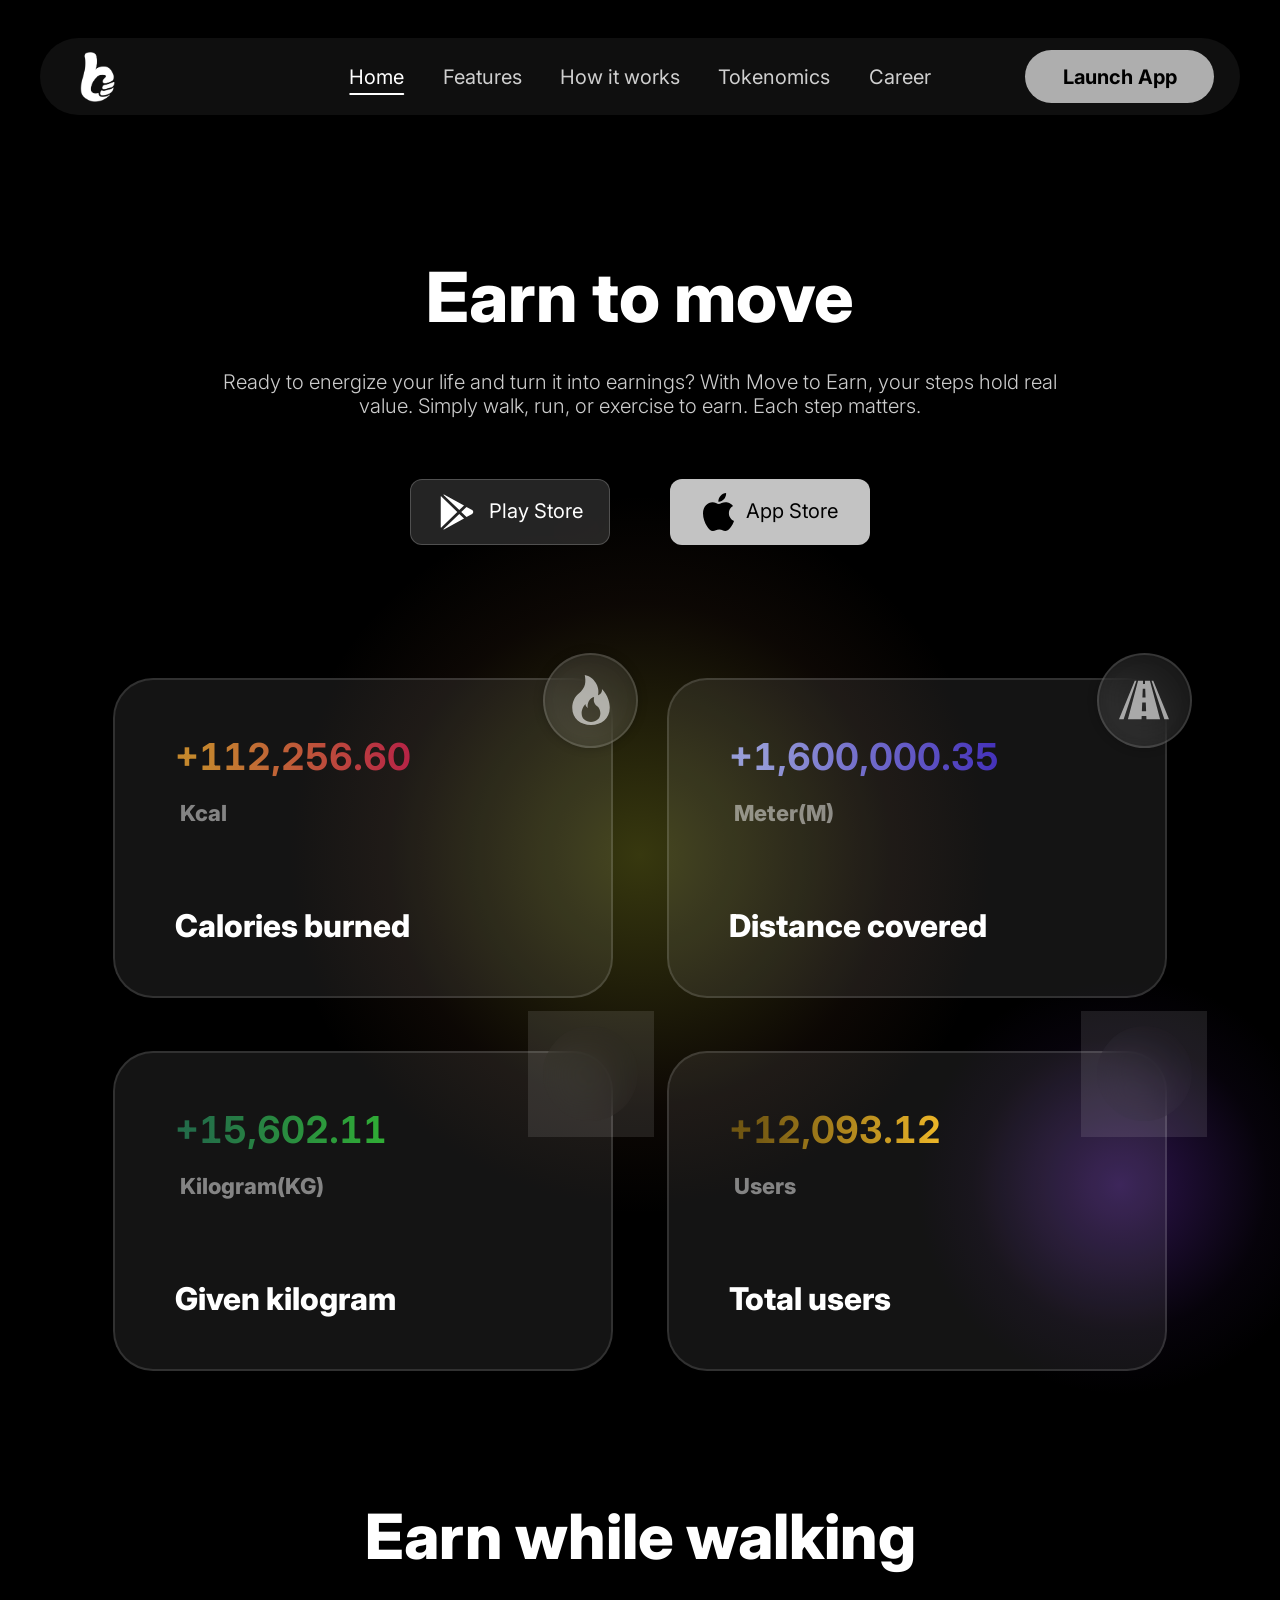
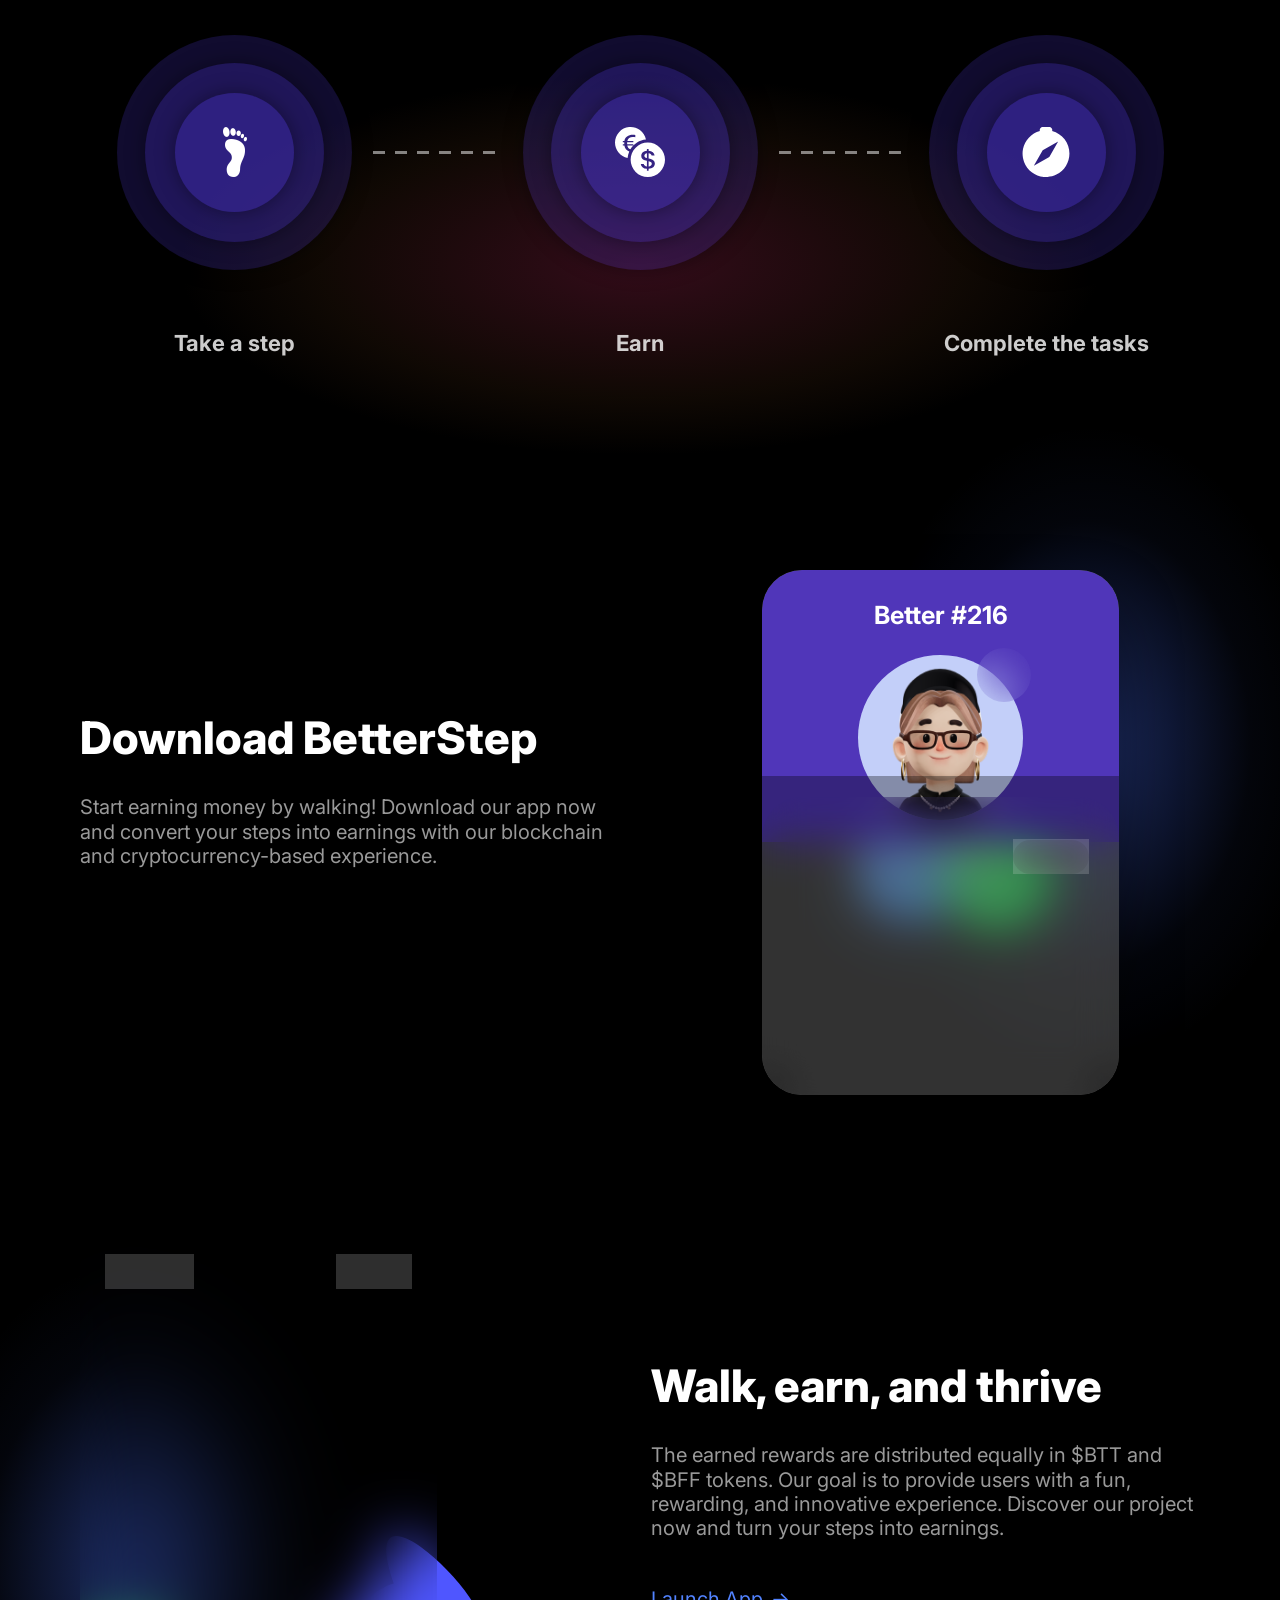
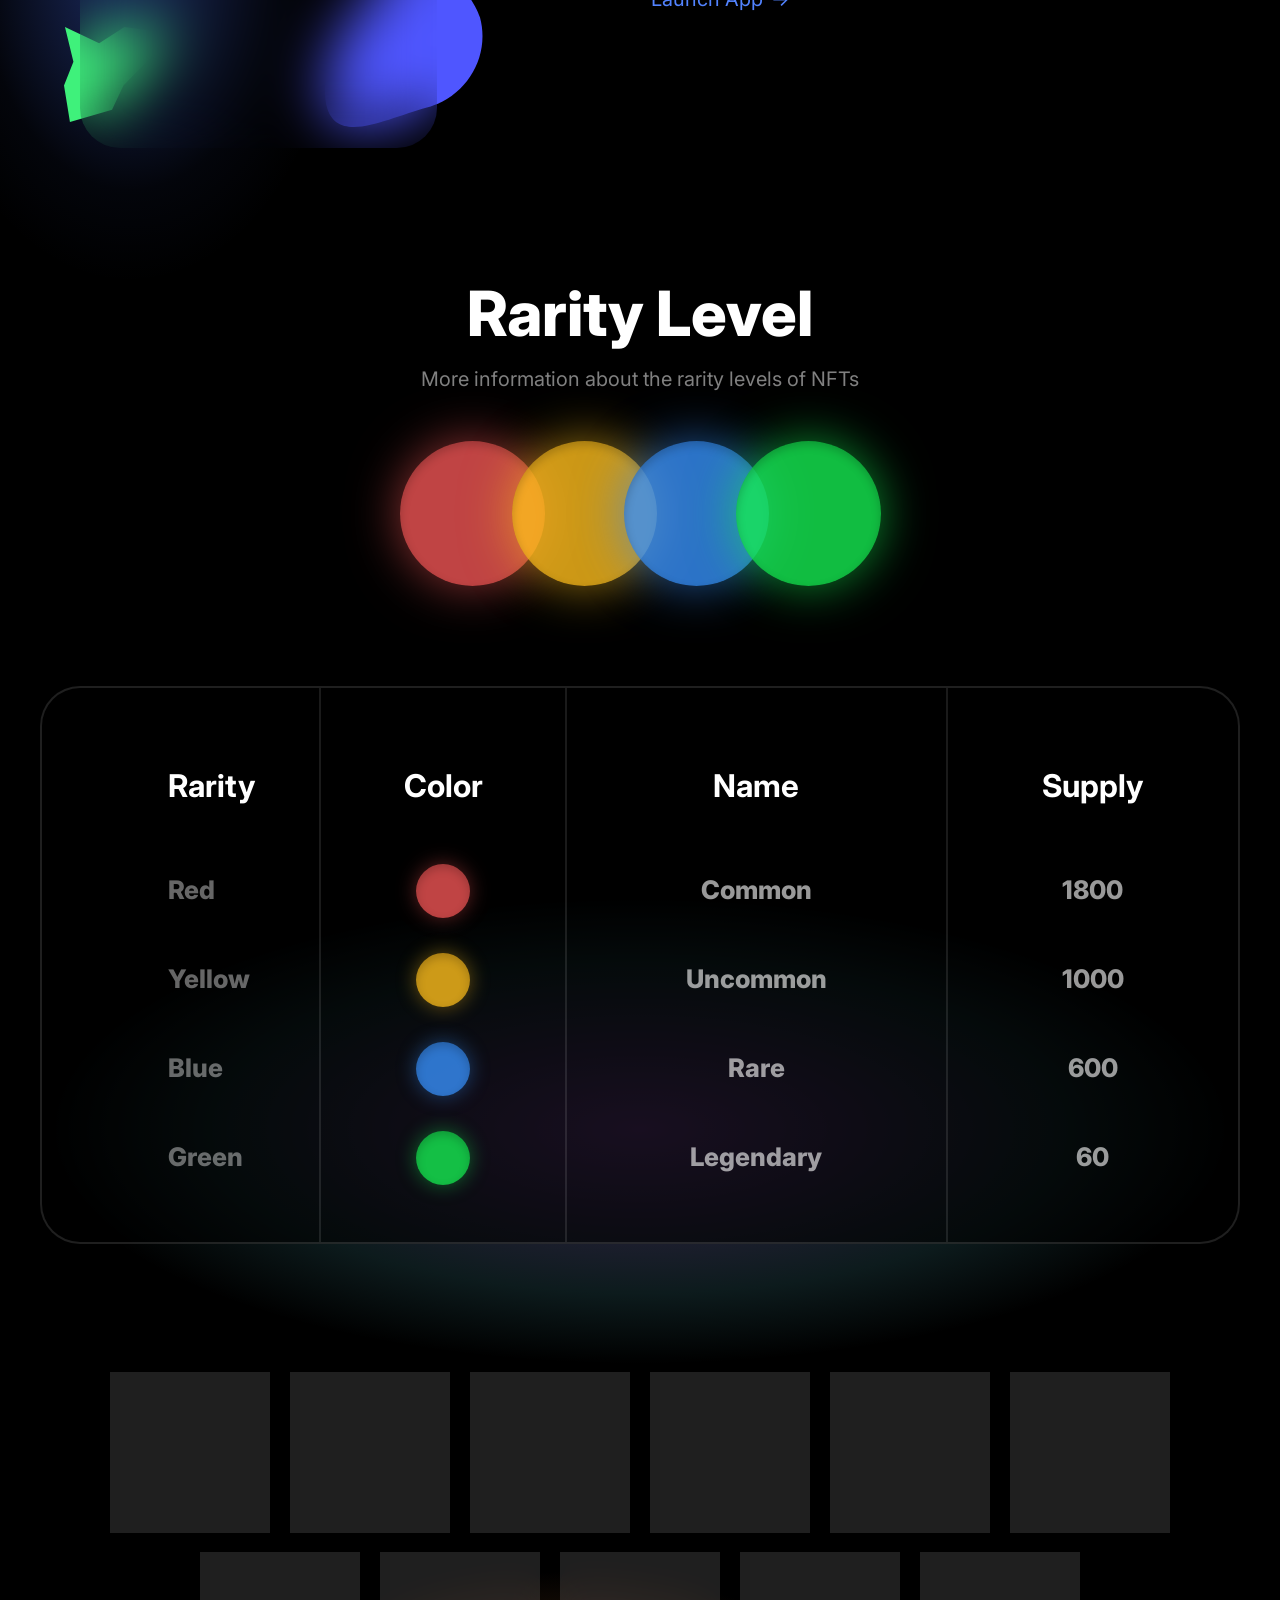
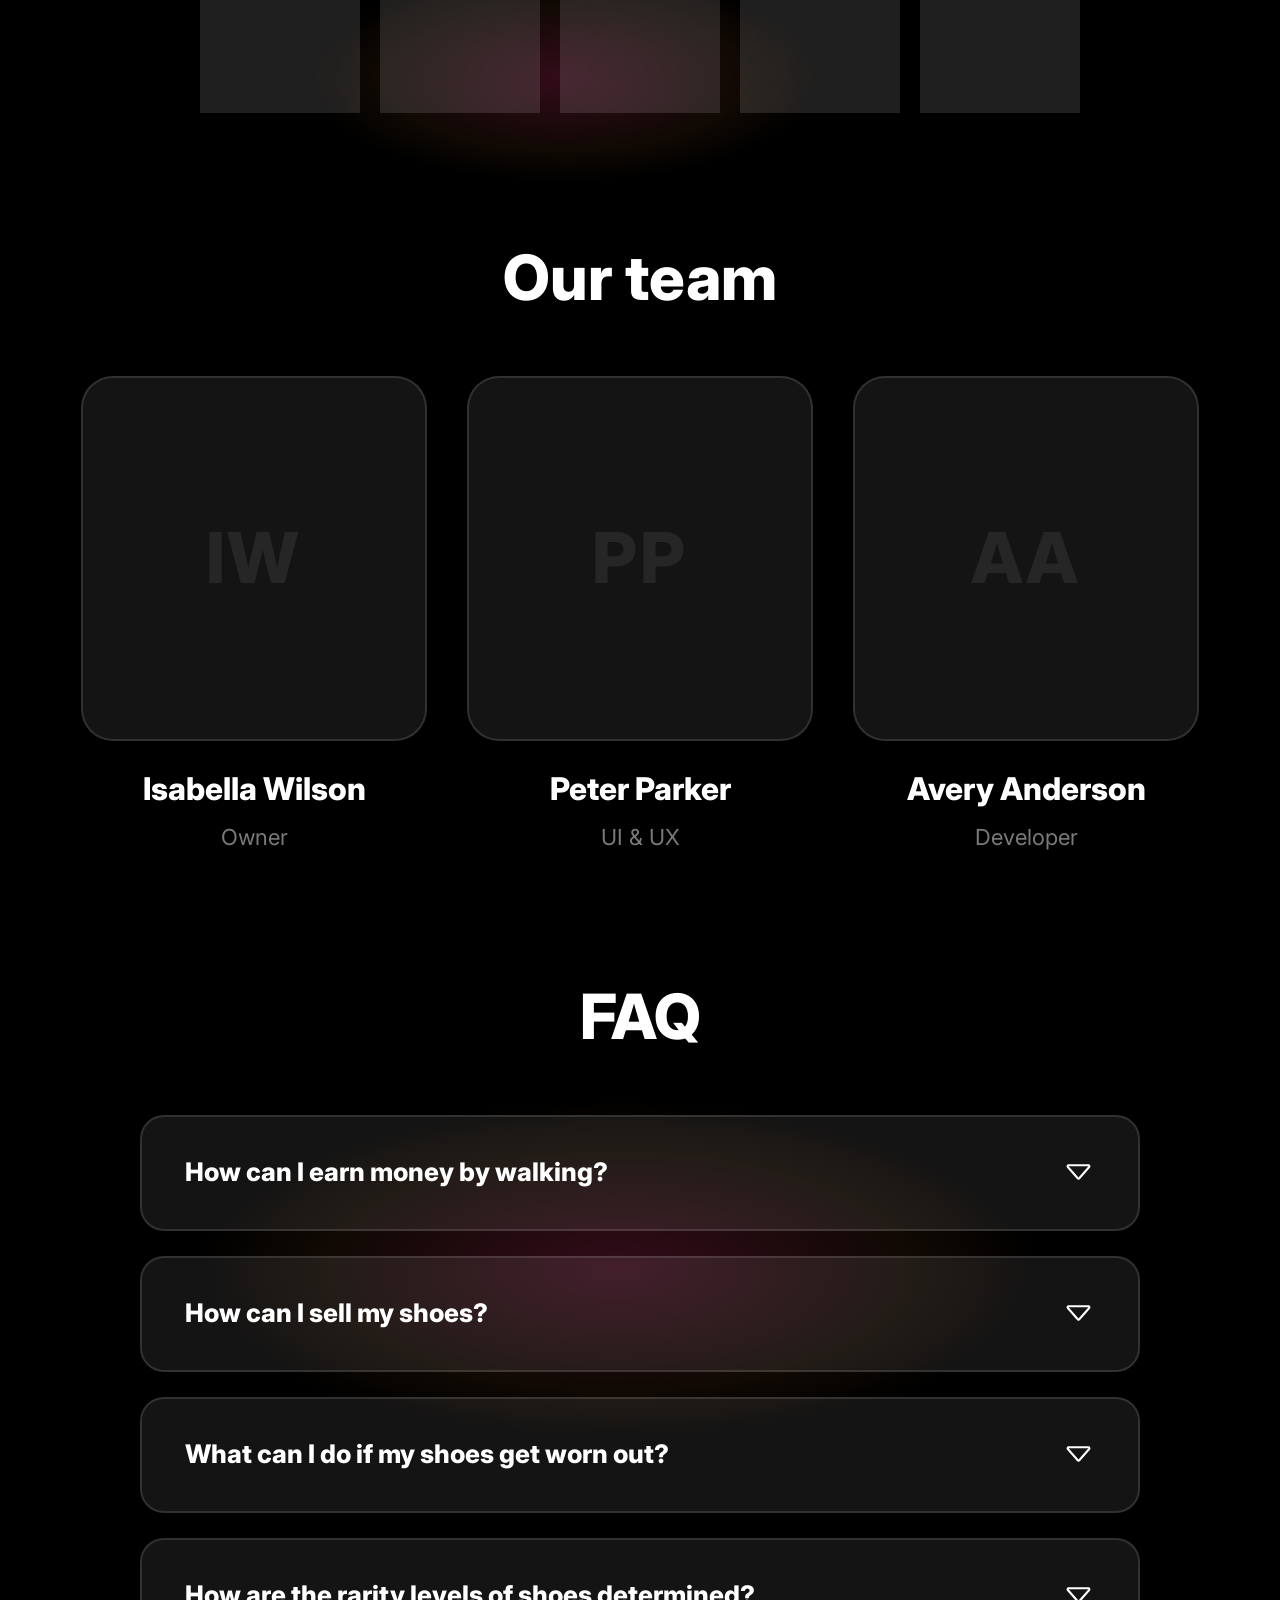
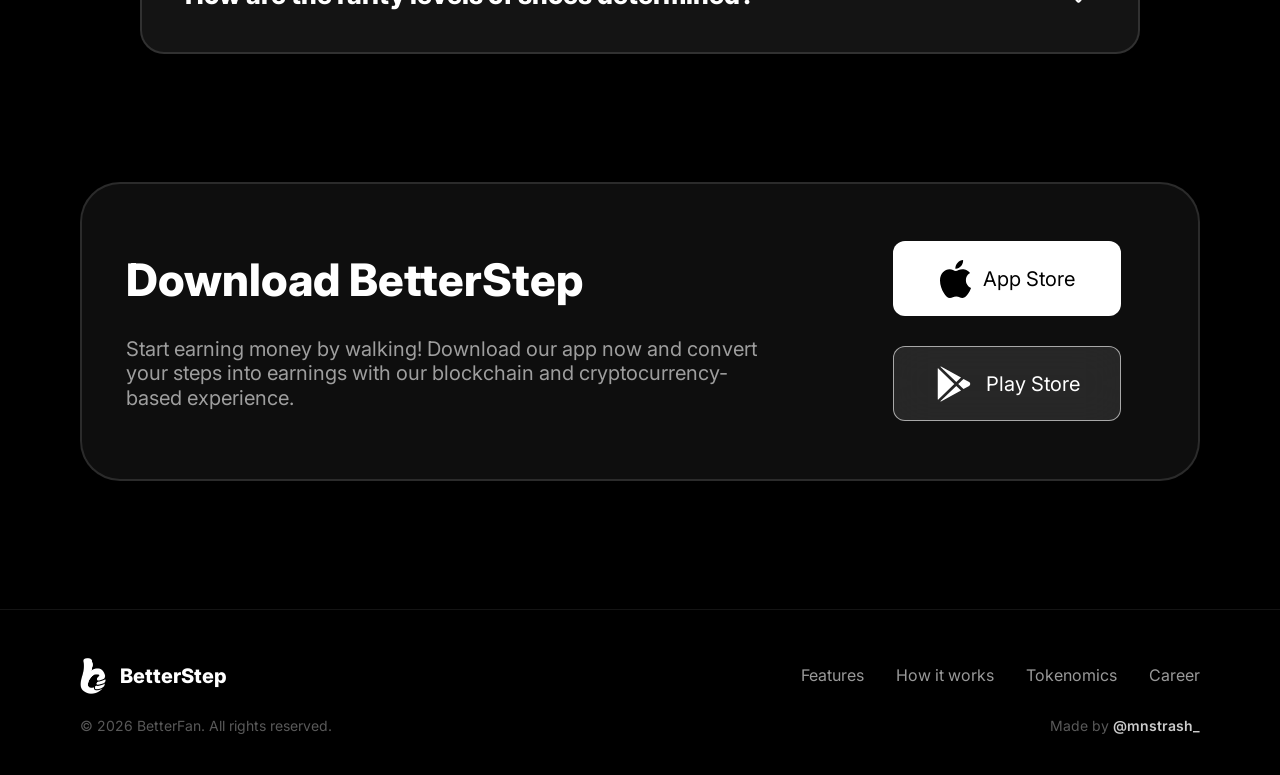
<file: index.html>
<!doctype html>
<html lang="en">
<head>
  <meta charset="utf-8">
  <script>document.documentElement.classList.add('js')</script>
  <meta name="viewport" content="width=device-width, initial-scale=1">
  <title>BetterStep — Earn to move</title>
  <meta name="description" content="BetterStep turns your steps into earnings. Walk, run or exercise and earn $BTT and $BFF tokens with Shoe NFTs.">
  <link rel="icon" type="image/png" href="assets/images/logo.png">
  <link rel="preconnect" href="https://fonts.googleapis.com">
  <link rel="preconnect" href="https://fonts.gstatic.com" crossorigin>
  <link href="https://fonts.googleapis.com/css2?family=Inter:wght@300;400;500;600;700;800&display=swap" rel="stylesheet">
  <link rel="stylesheet" href="css/style.css">
  <link rel="stylesheet" href="css/pages.css">
  <link rel="stylesheet" href="css/animations.css">
</head>
<body>
  <a class="skip-link" href="#main">Skip to content</a>

  <header class="site-header" data-header>
    <div class="site-header__bar">
      <a class="site-header__logo" href="index.html" aria-label="BetterStep home">
        <img src="assets/images/logo.png" alt="" width="36" height="50">
      </a>

      <nav class="site-nav" id="site-nav" aria-label="Main">
        <ul>
          <li><a href="index.html" aria-current="page">Home</a></li>
          <li><a href="index.html#features">Features</a></li>
          <li><a href="how-it-works.html">How it works</a></li>
          <li><a href="tokenomics.html">Tokenomics</a></li>
          <li><a href="index.html#team">Career</a></li>
          <li class="site-nav__cta-item"><a class="site-nav__cta" href="#download">Launch App</a></li>
        </ul>
      </nav>

      <div class="site-header__actions">
        <a class="btn btn--light" href="#download">Launch App</a>
        <button class="nav-toggle" type="button" aria-controls="site-nav" aria-expanded="false" aria-label="Open menu" data-nav-toggle>
          <span></span><span></span><span></span>
        </button>
      </div>
    </div>
  </header>

  <main id="main" class="page page--home">
    <!-- Background glows (Figma blurred ellipses) -->
    <div class="glow glow--olive float-slow" style="left: calc(50% - 360px); top: 380px; width: 720px; height: 720px;" aria-hidden="true"></div>
    <div class="glow glow--violet float-alt" style="left: calc(50% + 270px); top: 860px; width: 420px; height: 420px;" aria-hidden="true"></div>
    <div class="glow glow--maroon float-slow" style="left: calc(50% - 460px); top: 1560px; width: 920px; height: 380px;" aria-hidden="true"></div>

    <!-- ================= Hero ================= -->
    <section class="hero container" aria-labelledby="hero-title">
      <h1 class="hero__title" id="hero-title" data-reveal>Earn to move</h1>
      <p class="hero__text" data-reveal style="--d: 120ms">
        Ready to energize your life and turn it into earnings? With Move to Earn, your steps hold real value.
        Simply walk, run, or exercise to earn. Each step matters.
      </p>
      <div class="hero__stores" data-reveal style="--d: 240ms">
        <a class="store store--play" href="https://play.google.com/store" target="_blank" rel="noopener">
          <span class="dot-trail" data-dot-trail aria-hidden="true"></span>
          <img src="assets/icons/playstore.svg" alt="" width="40" height="40">
          <span>Play Store</span>
        </a>
        <a class="store store--apple" href="https://www.apple.com/app-store/" target="_blank" rel="noopener">
          <img src="assets/icons/apple.svg" alt="" width="31" height="38">
          <span>App Store</span>
        </a>
      </div>
    </section>

    <!-- ================= Stats ================= -->
    <section class="section stats container" id="features" aria-label="BetterStep in numbers">
      <article class="stat" data-reveal>
        <div class="stat__icon glass-circle"><img src="assets/icons/fire.svg" alt="" width="50" height="50"></div>
        <p class="stat__value" style="--g1: rgb(183,35,70); --g2: rgb(197,136,45)">
          <span data-count="112256.60" data-decimals="2" data-prefix="+">+112,256.60</span>
        </p>
        <p class="stat__unit">Kcal</p>
        <h2 class="stat__label">Calories burned</h2>
      </article>

      <article class="stat" data-reveal style="--d: 120ms">
        <div class="stat__icon glass-circle"><img src="assets/icons/road.svg" alt="" width="50" height="50"></div>
        <p class="stat__value" style="--g1: rgb(68,49,186); --g2: rgb(151,157,216)">
          <span data-count="1600000.35" data-decimals="2" data-prefix="+">+1,600,000.35</span>
        </p>
        <p class="stat__unit">Meter(M)</p>
        <h2 class="stat__label">Distance covered</h2>
      </article>

      <article class="stat" data-reveal style="--d: 60ms">
        <div class="stat__icon glass-circle"><img src="assets/icons/scale.svg" alt="" width="50" height="40"></div>
        <p class="stat__value" style="--g1: rgb(48,174,53); --g2: rgb(35,109,73)">
          <span data-count="16256.20" data-decimals="2" data-prefix="+">+16,256.20</span>
        </p>
        <p class="stat__unit">Kilogram(KG)</p>
        <h2 class="stat__label">Given kilogram</h2>
      </article>

      <article class="stat" data-reveal style="--d: 180ms">
        <div class="stat__icon glass-circle"><img src="assets/icons/users.svg" alt="" width="50" height="40"></div>
        <p class="stat__value" style="--g1: rgb(237,182,40); --g2: rgb(112,86,18)">
          <span data-count="12600.10" data-decimals="2" data-prefix="+">+12,600.10</span>
        </p>
        <p class="stat__unit">Users</p>
        <h2 class="stat__label">Total users</h2>
      </article>
    </section>

    <!-- ================= Earn while walking ================= -->
    <section class="section steps container" aria-labelledby="steps-title">
      <h2 class="section-title" id="steps-title" data-reveal>Earn while walking</h2>

      <ol class="steps__list" data-steps>
        <li class="step" data-reveal style="--d: 0ms">
          <div class="step__rings">
            <span></span><span></span><span></span>
            <img src="assets/icons/step.png" alt="" width="50" height="50">
          </div>
          <h3 class="step__label">Take a step</h3>
        </li>
        <li class="step__link" aria-hidden="true"><span></span></li>
        <li class="step" data-reveal style="--d: 200ms">
          <div class="step__rings">
            <span></span><span></span><span></span>
            <img src="assets/icons/exchange.svg" alt="" width="50" height="50">
          </div>
          <h3 class="step__label">Earn</h3>
        </li>
        <li class="step__link" aria-hidden="true"><span></span></li>
        <li class="step" data-reveal style="--d: 400ms">
          <div class="step__rings">
            <span></span><span></span><span></span>
            <img src="assets/icons/compass.svg" alt="" width="50" height="50">
          </div>
          <h3 class="step__label">Complete the tasks</h3>
        </li>
      </ol>
    </section>

    <!-- ================= Download BetterStep ================= -->
    <section class="section feature container" aria-labelledby="dl-title">
      <div class="glow glow--blue float-alt" style="right: -120px; top: -60px; width: 460px; height: 640px;" aria-hidden="true"></div>

      <div class="feature__text" data-reveal>
        <h2 class="feature__title" id="dl-title">Download BetterStep</h2>
        <p class="feature__body">
          Start earning money by walking! Download our app now and convert your steps into earnings with our
          blockchain and cryptocurrency-based experience.
        </p>
      </div>

      <div class="nft-stack" tabindex="0" role="group" aria-label="Better #216 NFT card. Hover or tap to reveal its rarity" data-nft-stack data-reveal style="--d: 150ms">
        <div class="nft-back" aria-hidden="true">
          <div class="nft-back__orbs"><i></i><i></i><i></i><i></i></div>
          <div class="nft-back__badge glass-circle"><img src="assets/images/logo.png" alt=""></div>
        </div>

        <article class="nft-front">
          <div class="nft-front__top"></div>
          <p class="nft-front__title" aria-hidden="true">Better #216</p>
          <img class="nft-front__avatar" src="assets/images/nft-avatar.png" alt="Better #216 avatar" width="165" height="165">
          <div class="nft-front__mark glass-circle" aria-hidden="true"><img src="assets/images/logo.png" alt=""></div>

          <div class="nft-front__panel">
            <div class="nft-front__row">
              <h3 class="nft-front__name">Better #216</h3>
              <span class="pill-sm"><img src="assets/icons/heart.svg" alt="">116<span class="visually-hidden"> likes</span></span>
            </div>
            <dl class="nft-stats">
              <div><dt>Price</dt><dd>0.6 ETH</dd></div>
              <div><dt>Ends in</dt><dd data-countdown="9872">02:44:32</dd></div>
              <div><dt>Highest</dt><dd>0.86 ETH</dd></div>
            </dl>
            <div class="nft-actions">
              <button class="btn btn--bid" type="button">Bid</button>
              <button class="btn btn--buy" type="button">Buy</button>
            </div>
          </div>
        </article>
      </div>
    </section>

    <!-- ================= Walk, earn, and thrive ================= -->
    <section class="section feature feature--reverse container" aria-labelledby="walk-title">
      <div class="glow glow--blue float-slow" style="left: -160px; top: 40px; width: 420px; height: 620px;" aria-hidden="true"></div>

      <div class="shoe-wrap" data-reveal>
        <img class="shoe-wrap__blob shoe-wrap__blob--blue float-blob" src="assets/images/blob-blue.svg" alt="" aria-hidden="true">
        <img class="shoe-wrap__blob shoe-wrap__blob--green float-blob float-blob--alt" src="assets/images/blob-green.svg" alt="" aria-hidden="true">

        <article class="shoe-card" data-rarity-cycle aria-label="Shoe NFT card">
          <div class="shoe-card__media">
            <img src="assets/images/nft-shoe.jpg" alt="Shoe NFT artwork: a green rabbit character in a red fez" width="357" height="298">
            <div class="shoe-card__top">
              <a class="pill-sm" href="#"><img src="assets/icons/chevron-left.svg" alt="">Back</a>
              <span class="pill-sm"><img src="assets/icons/heart.svg" alt="">114<span class="visually-hidden"> likes</span></span>
            </div>
            <div class="shoe-card__chips">
              <span class="chip shoe-card__rarity"><i class="shoe-card__ring"></i><span class="swap" data-rarity-name>Common</span></span>
              <span class="chip shoe-card__price"><span class="swap" data-rarity-price>0.08 ETH</span></span>
            </div>
          </div>

          <div class="shoe-card__body">
            <div class="shoe-card__owner">
              <div class="shoe-card__who">
                <span class="shoe-card__avatar"><img src="assets/icons/person.svg" alt=""></span>
                <span><strong>@betterstep</strong>1800 Follower</span>
              </div>
              <button class="shoe-card__follow" type="button" aria-pressed="false" data-follow>Follow</button>
            </div>
            <p class="shoe-card__desc">
              Turn your steps into earnings and create your art-filled collection with our Shoe NFTs.
              <a href="#rarity">show more </a>
            </p>
            <div class="nft-actions">
              <button class="btn btn--bid" type="button">Bid</button>
              <button class="btn btn--buy" type="button">Buy</button>
            </div>
          </div>
        </article>
      </div>

      <div class="feature__text" data-reveal style="--d: 150ms">
        <h2 class="feature__title" id="walk-title">Walk, earn, and thrive</h2>
        <p class="feature__body">
          The earned rewards are distributed equally in $BTT and $BFF tokens. Our goal is to provide users with a fun,
          rewarding, and innovative experience. Discover our project now and turn your steps into earnings.
        </p>
        <a class="feature__link" href="how-it-works.html">Launch App</a>
      </div>
    </section>

    <!-- ================= Rarity Level ================= -->
    <section class="section rarity container--wide container" id="rarity" aria-labelledby="rarity-title">
      <div class="glow glow--aurora float-slow" style="left: 0; right: 0; bottom: -120px; height: 470px;" aria-hidden="true"></div>

      <h2 class="section-title" id="rarity-title" data-reveal>Rarity Level</h2>
      <p class="section-sub" data-reveal style="--d: 100ms">More information about the rarity levels of NFTs</p>

      <div class="rarity__orbs" data-orbs aria-hidden="true">
        <i style="--c: 240,85,85"></i>
        <i style="--c: 255,191,28"></i>
        <i style="--c: 55,144,250"></i>
        <i style="--c: 22,237,82"></i>
      </div>

      <div class="rarity__table-wrap" data-reveal>
        <table class="rarity-table">
          <caption class="visually-hidden">Shoe NFT rarity levels and supply</caption>
          <thead>
            <tr><th scope="col">Rarity</th><th scope="col">Color</th><th scope="col">Name</th><th scope="col">Supply</th></tr>
          </thead>
          <tbody>
            <tr><td>Red</td><td><i class="dot" style="--c: 240,85,85"></i><span class="visually-hidden">Red</span></td><td>Common</td><td>1800</td></tr>
            <tr><td>Yellow</td><td><i class="dot" style="--c: 255,191,28"></i><span class="visually-hidden">Yellow</span></td><td>Uncommon</td><td>1000</td></tr>
            <tr><td>Blue</td><td><i class="dot" style="--c: 55,144,250"></i><span class="visually-hidden">Blue</span></td><td>Rare</td><td>600</td></tr>
            <tr><td>Green</td><td><i class="dot" style="--c: 22,237,82"></i><span class="visually-hidden">Green</span></td><td>Legendary</td><td>60</td></tr>
          </tbody>
        </table>
      </div>
    </section>

    <!-- ================= Partners ================= -->
    <section class="section partners container" aria-label="Partner networks">
      <div class="glow glow--maroon" style="left: 20%; top: 200px; width: 520px; height: 210px;" aria-hidden="true"></div>
      <ul class="partners__row">
        <li class="partner" data-reveal style="--d: 0ms"><img src="assets/partners/p01.svg" alt="BNB Chain" width="72" height="72"></li>
        <li class="partner" data-reveal style="--d: 60ms"><img src="assets/partners/p02.svg" alt="Solana" width="72" height="56"></li>
        <li class="partner" data-reveal style="--d: 120ms"><img src="assets/partners/p03.svg" alt="Partner network" width="72" height="62"></li>
        <li class="partner" data-reveal style="--d: 180ms"><img src="assets/partners/p04.svg" alt="Avalanche" width="72" height="72"></li>
        <li class="partner" data-reveal style="--d: 240ms"><img src="assets/partners/p05.svg" alt="Cosmos" width="72" height="81"></li>
        <li class="partner" data-reveal style="--d: 300ms"><img src="assets/partners/p06.svg" alt="Partner network" width="72" height="81"></li>
      </ul>
      <ul class="partners__row partners__row--offset">
        <li class="partner" data-reveal style="--d: 90ms"><img src="assets/partners/p07.svg" alt="Partner network" width="72" height="72"></li>
        <li class="partner" data-reveal style="--d: 150ms"><img src="assets/partners/p08.svg" alt="Polkadot" width="72" height="69"></li>
        <li class="partner" data-reveal style="--d: 210ms"><img src="assets/partners/p09.svg" alt="NEAR" width="68" height="68"></li>
        <li class="partner" data-reveal style="--d: 270ms"><img src="assets/partners/p10.svg" alt="Chainlink" width="68" height="79"></li>
        <li class="partner" data-reveal style="--d: 330ms"><img src="assets/partners/p11.svg" alt="Harmony" width="66" height="66"></li>
      </ul>
    </section>

    <!-- ================= Our team ================= -->
    <section class="section team container" id="team" aria-labelledby="team-title">
      <h2 class="section-title" id="team-title" data-reveal>Our team</h2>
      <ul class="team__grid">
        <li class="member" data-reveal style="--d: 0ms">
          <div class="member__photo glass" aria-hidden="true"><span>IW</span></div>
          <h3 class="member__name">Isabella Wilson</h3>
          <p class="member__role">Owner</p>
        </li>
        <li class="member" data-reveal style="--d: 120ms">
          <div class="member__photo glass" aria-hidden="true"><span>PP</span></div>
          <h3 class="member__name">Peter Parker</h3>
          <p class="member__role">UI &amp; UX</p>
        </li>
        <li class="member" data-reveal style="--d: 240ms">
          <div class="member__photo glass" aria-hidden="true"><span>AA</span></div>
          <h3 class="member__name">Avery Anderson</h3>
          <p class="member__role">Developer</p>
        </li>
      </ul>
    </section>

    <!-- ================= FAQ ================= -->
    <section class="section faq container" aria-labelledby="faq-title">
      <div class="glow glow--maroon" style="left: 10%; top: 120px; width: 850px; height: 343px;" aria-hidden="true"></div>
      <h2 class="section-title" id="faq-title" data-reveal>FAQ</h2>

      <div class="faq__list" data-faq>
        <div class="faq__item" data-reveal>
          <h3>
            <button class="faq__q" type="button" aria-expanded="false" aria-controls="faq-a1" id="faq-q1">
              How can I earn money by walking?
              <img class="faq__caret" src="assets/icons/caret-down.svg" alt="" width="50" height="50">
            </button>
          </h3>
          <div class="faq__a" id="faq-a1" role="region" aria-labelledby="faq-q1" hidden>
            <p>Get a Shoe NFT in the BetterStep app and simply walk, run or exercise. Every verified step is converted into $BTT and $BFF rewards that land straight in your in-app wallet.</p>
          </div>
        </div>

        <div class="faq__item" data-reveal style="--d: 60ms">
          <h3>
            <button class="faq__q" type="button" aria-expanded="false" aria-controls="faq-a2" id="faq-q2">
              How can I sell my shoes?
              <img class="faq__caret" src="assets/icons/caret-down.svg" alt="" width="50" height="50">
            </button>
          </h3>
          <div class="faq__a" id="faq-a2" role="region" aria-labelledby="faq-q2" hidden>
            <p>List your Shoe NFT on the BetterStep marketplace with a fixed price or open it to bids. When a buyer accepts, the NFT is transferred and the payment goes directly to your wallet.</p>
          </div>
        </div>

        <div class="faq__item" data-reveal style="--d: 120ms">
          <h3>
            <button class="faq__q" type="button" aria-expanded="false" aria-controls="faq-a3" id="faq-q3">
              What can I do if my shoes get worn out?
              <img class="faq__caret" src="assets/icons/caret-down.svg" alt="" width="50" height="50">
            </button>
          </h3>
          <div class="faq__a" id="faq-a3" role="region" aria-labelledby="faq-q3" hidden>
            <p>You can refurbish your worn-out shoes. With the refurbishment option, you can repair your shoes or exchange them for a newer model.</p>
          </div>
        </div>

        <div class="faq__item" data-reveal style="--d: 180ms">
          <h3>
            <button class="faq__q" type="button" aria-expanded="false" aria-controls="faq-a4" id="faq-q4">
              How are the rarity levels of shoes determined?
              <img class="faq__caret" src="assets/icons/caret-down.svg" alt="" width="50" height="50">
            </button>
          </h3>
          <div class="faq__a" id="faq-a4" role="region" aria-labelledby="faq-q4" hidden>
            <p>Every Shoe NFT is minted with one of four rarity levels: Common, Uncommon, Rare or Legendary. Rarer shoes have a smaller supply and boost your earnings. See the <a href="#rarity">Rarity Level</a> table for details.</p>
          </div>
        </div>
      </div>
    </section>

    <!-- ================= Download CTA (Left Overs "DownloadTwo") ================= -->
    <section class="section container" id="download" aria-labelledby="cta-title">
      <div class="cta" data-reveal>
        <div>
          <h2 class="cta__title" id="cta-title">Download BetterStep</h2>
          <p class="cta__text">
            Start earning money by walking! Download our app now and convert your steps into earnings with our
            blockchain and cryptocurrency-based experience.
          </p>
        </div>
        <div class="cta__stores">
          <a class="store store--apple" href="https://www.apple.com/app-store/" target="_blank" rel="noopener">
            <img src="assets/icons/apple.svg" alt="" width="31" height="38"><span>App Store</span>
          </a>
          <a class="store store--play" href="https://play.google.com/store" target="_blank" rel="noopener">
            <img src="assets/icons/playstore.svg" alt="" width="40" height="40"><span>Play Store</span>
          </a>
        </div>
      </div>
    </section>
  </main>

  <footer class="site-footer">
    <div class="container site-footer__inner">
      <a class="site-footer__brand" href="index.html"><img src="assets/images/logo.png" alt="">BetterStep</a>
      <nav aria-label="Footer">
        <ul class="site-footer__links">
          <li><a href="index.html#features">Features</a></li>
          <li><a href="how-it-works.html">How it works</a></li>
          <li><a href="tokenomics.html">Tokenomics</a></li>
          <li><a href="index.html#team">Career</a></li>
        </ul>
      </nav>
      <p class="site-footer__copy"><span>&copy; <span data-year>2026</span> BetterFan. All rights reserved.</span><span class="site-footer__credit">Made by <a href="https://www.instagram.com/mnstrash_/" target="_blank" rel="noopener">@mnstrash_</a></span></p>
    </div>
  </footer>

  <script src="js/main.js" defer></script>
  <script src="js/animations.js" defer></script>
</body>
</html>
</file>
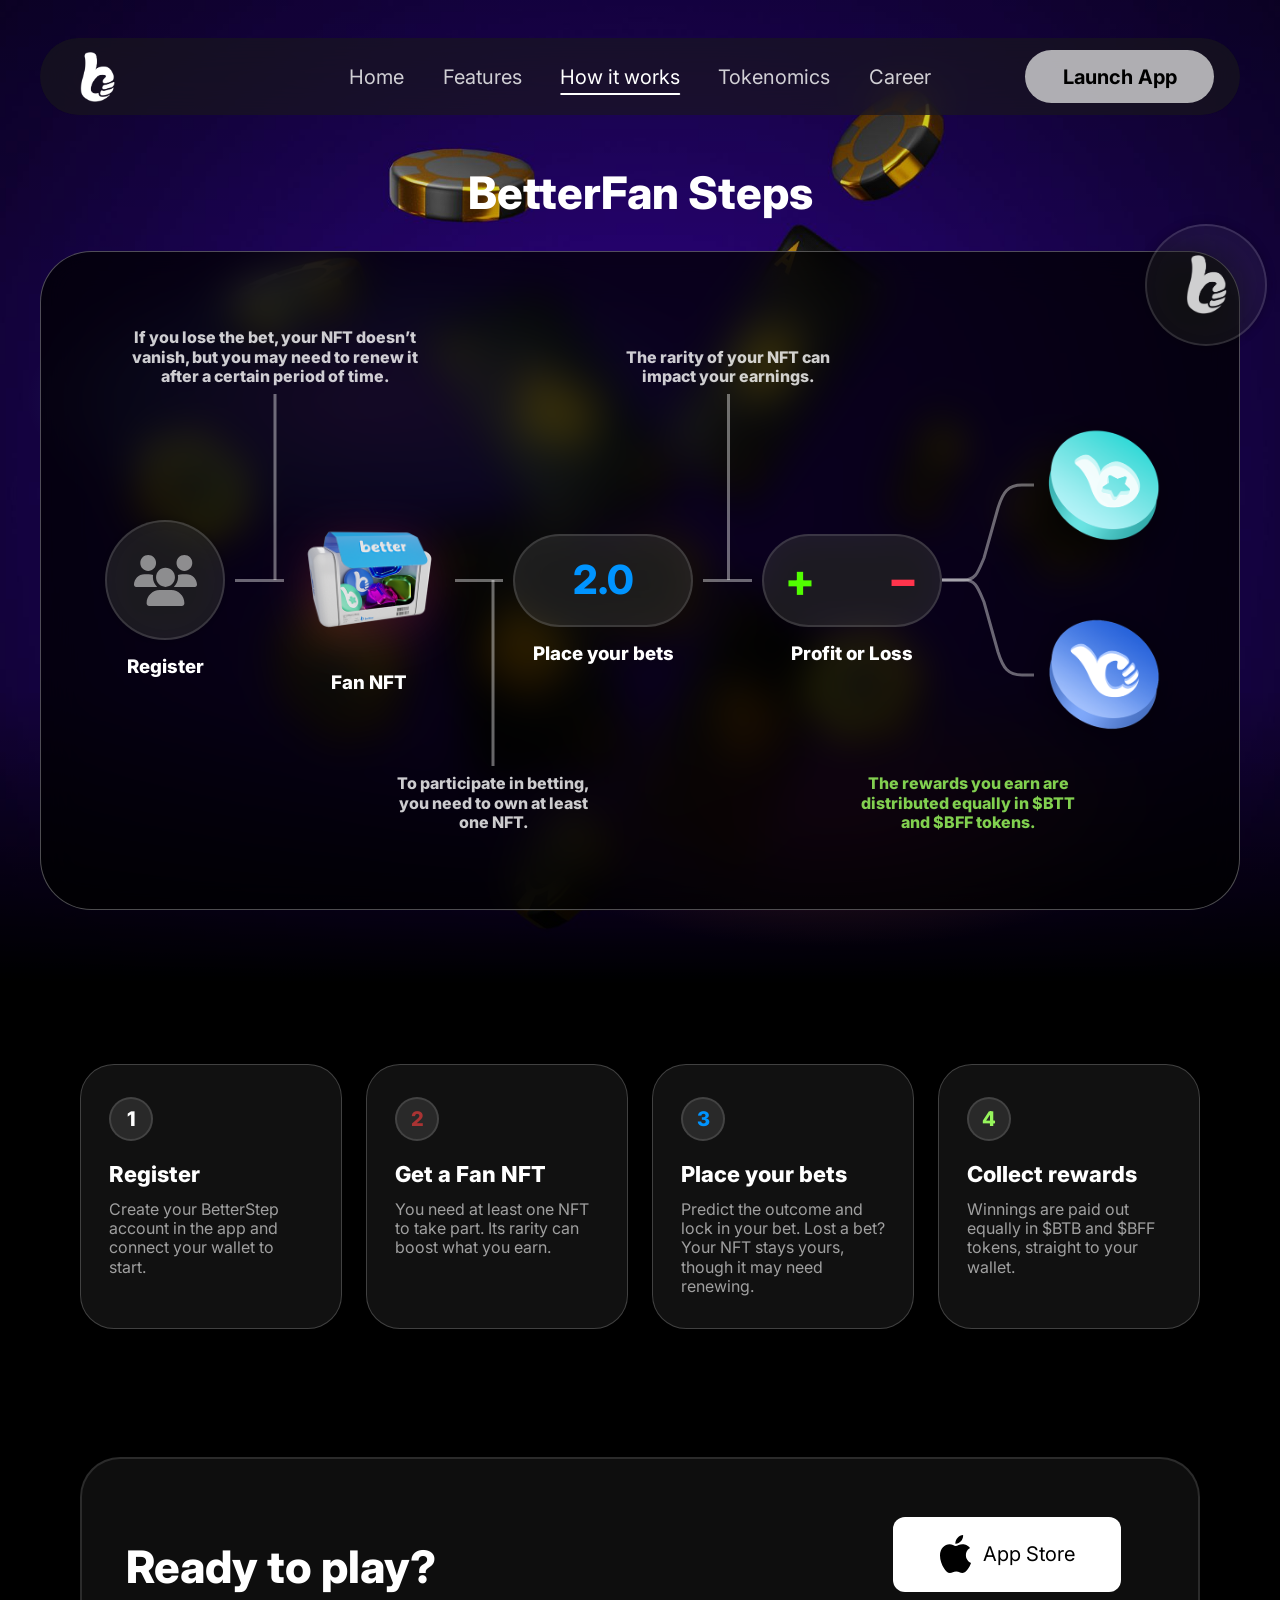
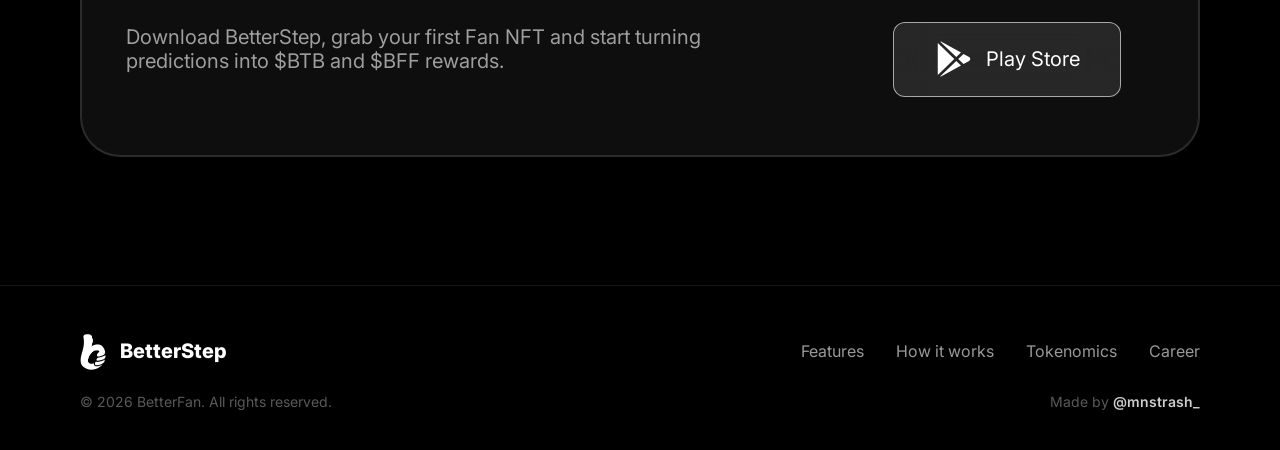
<file: how-it-works.html>
<!doctype html>
<html lang="en">
<head>
  <meta charset="utf-8">
  <script>document.documentElement.classList.add('js')</script>
  <meta name="viewport" content="width=device-width, initial-scale=1">
  <title>How it works — BetterStep</title>
  <meta name="description" content="BetterFan steps: register, get a Fan NFT, place your bets and earn $BFF and $BTB tokens.">
  <link rel="icon" type="image/png" href="assets/images/logo.png">
  <link rel="preconnect" href="https://fonts.googleapis.com">
  <link rel="preconnect" href="https://fonts.gstatic.com" crossorigin>
  <link href="https://fonts.googleapis.com/css2?family=Inter:wght@300;400;500;600;700;800&display=swap" rel="stylesheet">
  <link rel="stylesheet" href="css/style.css">
  <link rel="stylesheet" href="css/pages.css">
  <link rel="stylesheet" href="css/animations.css">
</head>
<body>
  <a class="skip-link" href="#main">Skip to content</a>

  <header class="site-header" data-header>
    <div class="site-header__bar">
      <a class="site-header__logo" href="index.html" aria-label="BetterStep home">
        <img src="assets/images/logo.png" alt="" width="36" height="50">
      </a>

      <nav class="site-nav" id="site-nav" aria-label="Main">
        <ul>
          <li><a href="index.html">Home</a></li>
          <li><a href="index.html#features">Features</a></li>
          <li><a href="how-it-works.html" aria-current="page">How it works</a></li>
          <li><a href="tokenomics.html">Tokenomics</a></li>
          <li><a href="index.html#team">Career</a></li>
          <li class="site-nav__cta-item"><a class="site-nav__cta" href="index.html#download">Launch App</a></li>
        </ul>
      </nav>

      <div class="site-header__actions">
        <a class="btn btn--light" href="index.html#download">Launch App</a>
        <button class="nav-toggle" type="button" aria-controls="site-nav" aria-expanded="false" aria-label="Open menu" data-nav-toggle>
          <span></span><span></span><span></span>
        </button>
      </div>
    </div>
  </header>

  <main id="main" class="page page--info">
    <section class="info-hero" aria-labelledby="flow-title">
      <div class="info-hero__bg" aria-hidden="true"></div>
      <div class="glow glow--aurora float-slow" style="left: 2%; top: 260px; width: 693px; height: 279px;" aria-hidden="true"></div>
      <div class="glow glow--maroon float-alt" style="right: 8%; bottom: 40px; width: 687px; height: 278px;" aria-hidden="true"></div>

      <div class="container container--flow">
        <h1 class="info-title" id="flow-title" data-reveal>BetterFan Steps</h1>

        <div class="panel flow-panel" data-reveal style="--d: 120ms">
          <div class="panel__mark glass-circle" aria-hidden="true"><img src="assets/images/logo.png" alt=""></div>

          <ol class="flow" data-flow aria-label="How BetterFan works">
            <li class="flow__node" style="grid-column: 1" data-flow-step>
              <div class="flow__circle glass-circle"><img src="assets/icons/users.svg" alt=""></div>
              <span class="flow__node-label">Register</span>
            </li>
            <li class="flow__line" style="grid-column: 2" aria-hidden="true" data-flow-line></li>
            <li class="flow__note flow__note--top" style="grid-column: 1 / 4; max-width: 301px" data-flow-note>
              If you lose the bet, your NFT doesn&rsquo;t vanish, but you may need to renew it after a certain period of time.
            </li>

            <li class="flow__node flow__node--nft" style="grid-column: 3" data-flow-step>
              <img class="flow__nft" src="assets/images/fan-nft.png" alt="">
              <span class="flow__node-label">Fan NFT</span>
            </li>
            <li class="flow__line" style="grid-column: 4" aria-hidden="true" data-flow-line></li>
            <li class="flow__note flow__note--bottom" style="grid-column: 3 / 6; max-width: 205px" data-flow-note>
              To participate in betting, you need to own at least one NFT.
            </li>

            <li class="flow__node flow__node--pill" style="grid-column: 5" data-flow-step>
              <div class="flow__pill flow__pill--bet">2.0</div>
              <span class="flow__node-label">Place your bets</span>
            </li>
            <li class="flow__line" style="grid-column: 6" aria-hidden="true" data-flow-line></li>
            <li class="flow__note flow__note--top" style="grid-column: 5 / 8; max-width: 205px" data-flow-note>
              The rarity of your NFT can impact your earnings.
            </li>

            <li class="flow__node flow__node--pill" style="grid-column: 7" data-flow-step>
              <div class="flow__pill flow__pill--pnl"><span class="flow__plus">+</span><span class="flow__minus">&minus;</span></div>
              <span class="flow__node-label">Profit or Loss</span>
            </li>
            <li style="grid-column: 8; grid-row: 2" aria-hidden="true">
              <svg class="flow__fork" viewBox="0 0 92 308" preserveAspectRatio="none" data-flow-fork>
                <path d="M0 154 H22 C34 154 36 146 42 132 L56 82 C61 66 66 59 80 59 H92" pathLength="1" />
                <path d="M0 154 H22 C34 154 36 162 42 176 L56 226 C61 242 66 249 80 249 H92" pathLength="1" />
              </svg>
            </li>
            <li class="flow__tokens" style="grid-column: 9" data-flow-step>
              <img src="assets/tokens/bff.png" alt="$BFF token" width="141" height="119">
              <img src="assets/tokens/btb.png" alt="$BTB token" width="141" height="119">
            </li>
            <li class="flow__note flow__note--bottom flow__note--green" style="grid-column: 7 / 10; max-width: 236px" data-flow-note>
              The rewards you earn are distributed equally in $BTT and $BFF tokens.
            </li>
          </ol>
        </div>
      </div>
    </section>

    <section class="container" aria-label="Step details">
      <ol class="howto">
        <li class="howto__card" style="--accent: #fff" data-reveal>
          <span class="howto__num">1</span>
          <h2 class="howto__title">Register</h2>
          <p class="howto__text">Create your BetterStep account in the app and connect your wallet to start.</p>
        </li>
        <li class="howto__card" style="--accent: var(--nft); --d: 80ms" data-reveal>
          <span class="howto__num">2</span>
          <h2 class="howto__title">Get a Fan NFT</h2>
          <p class="howto__text">You need at least one NFT to take part. Its rarity can boost what you earn.</p>
        </li>
        <li class="howto__card" style="--accent: #0094ff; --d: 160ms" data-reveal>
          <span class="howto__num">3</span>
          <h2 class="howto__title">Place your bets</h2>
          <p class="howto__text">Predict the outcome and lock in your bet. Lost a bet? Your NFT stays yours, though it may need renewing.</p>
        </li>
        <li class="howto__card" style="--accent: #96f55c; --d: 240ms" data-reveal>
          <span class="howto__num">4</span>
          <h2 class="howto__title">Collect rewards</h2>
          <p class="howto__text">Winnings are paid out equally in $BTB and $BFF tokens, straight to your wallet.</p>
        </li>
      </ol>
    </section>

    <section class="section container" aria-labelledby="cta-title">
      <div class="cta" data-reveal>
        <div>
          <h2 class="cta__title" id="cta-title">Ready to play?</h2>
          <p class="cta__text">Download BetterStep, grab your first Fan NFT and start turning predictions into $BTB and $BFF rewards.</p>
        </div>
        <div class="cta__stores">
          <a class="store store--apple" href="https://www.apple.com/app-store/" target="_blank" rel="noopener">
            <img src="assets/icons/apple.svg" alt="" width="31" height="38"><span>App Store</span>
          </a>
          <a class="store store--play" href="https://play.google.com/store" target="_blank" rel="noopener">
            <img src="assets/icons/playstore.svg" alt="" width="40" height="40"><span>Play Store</span>
          </a>
        </div>
      </div>
    </section>
  </main>

  <footer class="site-footer">
    <div class="container site-footer__inner">
      <a class="site-footer__brand" href="index.html"><img src="assets/images/logo.png" alt="">BetterStep</a>
      <nav aria-label="Footer">
        <ul class="site-footer__links">
          <li><a href="index.html#features">Features</a></li>
          <li><a href="how-it-works.html">How it works</a></li>
          <li><a href="tokenomics.html">Tokenomics</a></li>
          <li><a href="index.html#team">Career</a></li>
        </ul>
      </nav>
      <p class="site-footer__copy"><span>&copy; <span data-year>2026</span> BetterFan. All rights reserved.</span><span class="site-footer__credit">Made by <a href="https://www.instagram.com/mnstrash_/" target="_blank" rel="noopener">@mnstrash_</a></span></p>
    </div>
  </footer>

  <script src="js/main.js" defer></script>
  <script src="js/animations.js" defer></script>
</body>
</html>
</file>
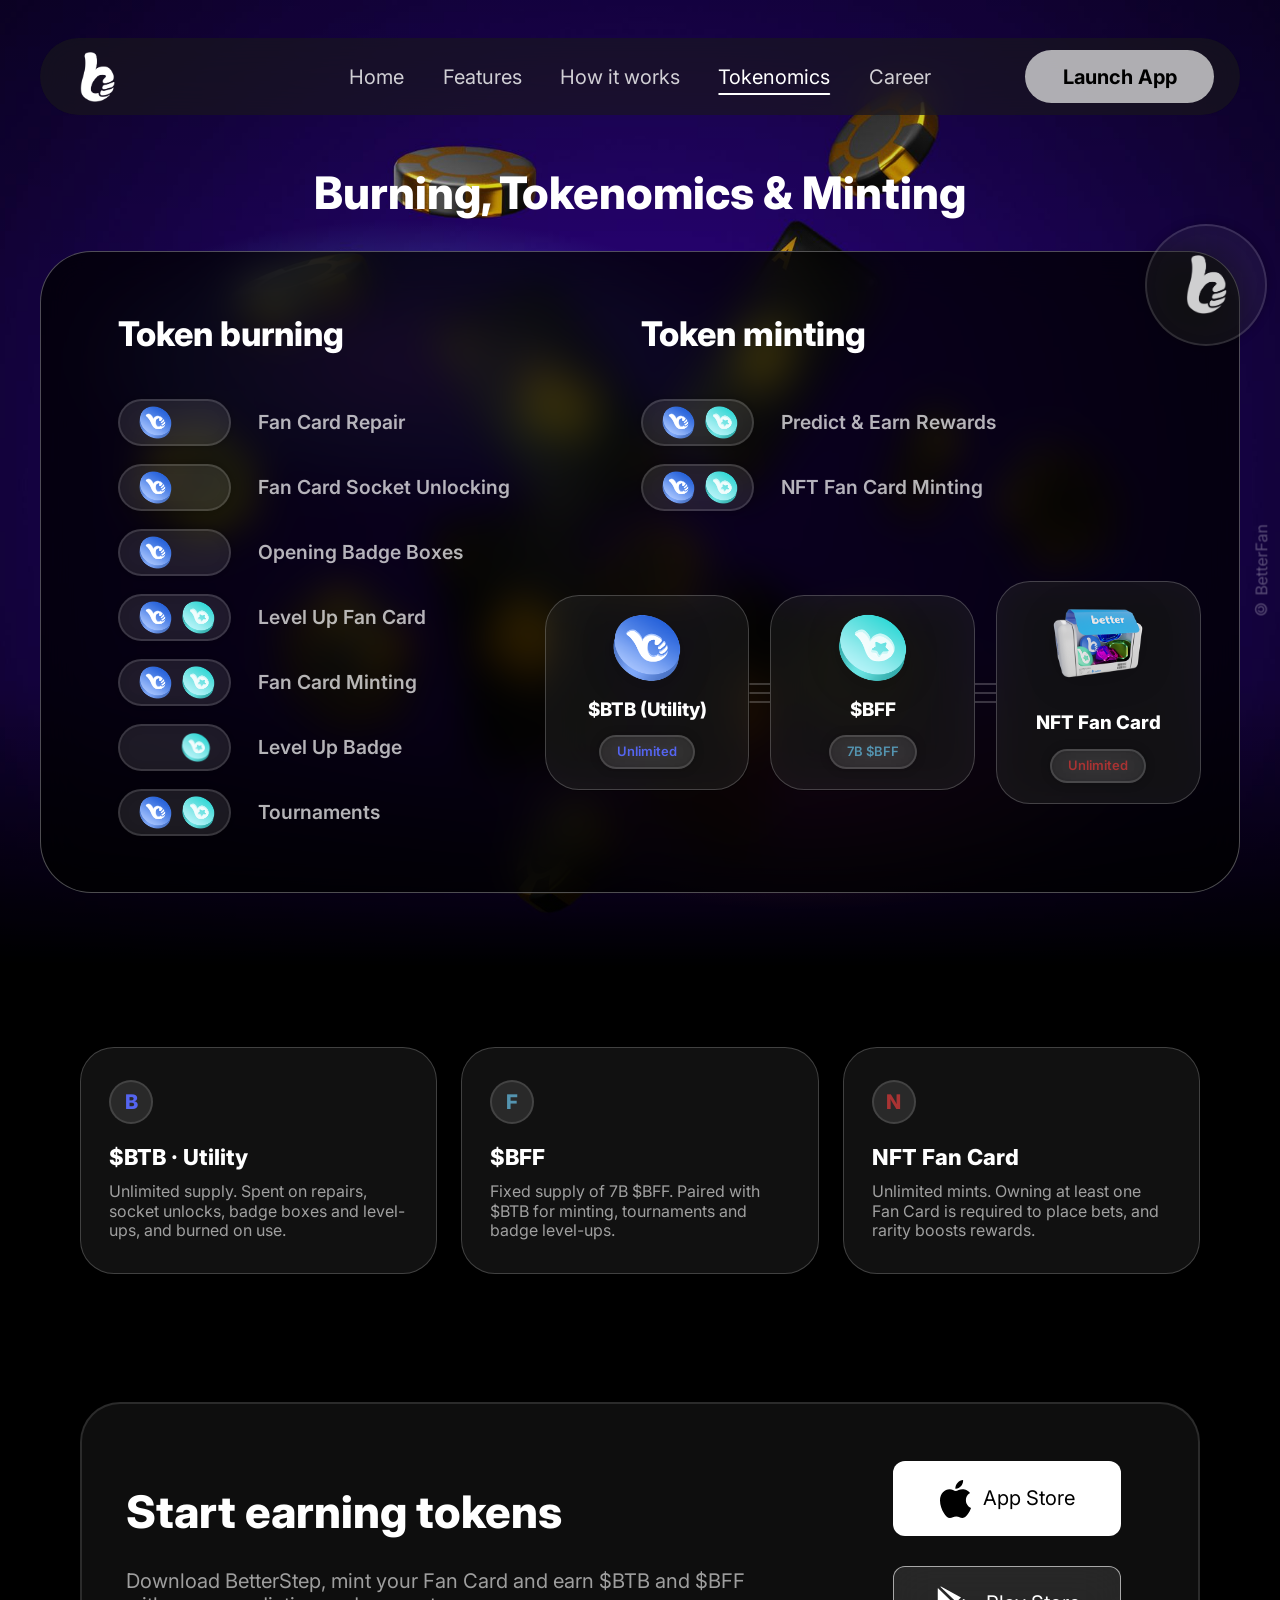
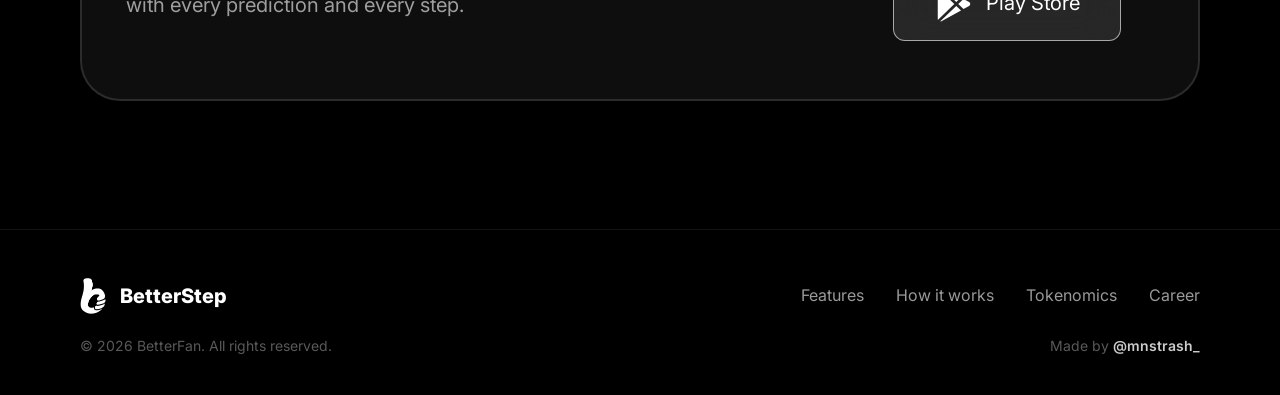
<file: tokenomics.html>
<!doctype html>
<html lang="en">
<head>
  <meta charset="utf-8">
  <script>document.documentElement.classList.add('js')</script>
  <meta name="viewport" content="width=device-width, initial-scale=1">
  <title>Tokenomics — BetterStep</title>
  <meta name="description" content="Burning, tokenomics and minting of $BTB, $BFF and NFT Fan Cards in the BetterFan ecosystem.">
  <link rel="icon" type="image/png" href="assets/images/logo.png">
  <link rel="preconnect" href="https://fonts.googleapis.com">
  <link rel="preconnect" href="https://fonts.gstatic.com" crossorigin>
  <link href="https://fonts.googleapis.com/css2?family=Inter:wght@300;400;500;600;700;800&display=swap" rel="stylesheet">
  <link rel="stylesheet" href="css/style.css">
  <link rel="stylesheet" href="css/pages.css">
  <link rel="stylesheet" href="css/animations.css">
</head>
<body>
  <a class="skip-link" href="#main">Skip to content</a>

  <header class="site-header" data-header>
    <div class="site-header__bar">
      <a class="site-header__logo" href="index.html" aria-label="BetterStep home">
        <img src="assets/images/logo.png" alt="" width="36" height="50">
      </a>

      <nav class="site-nav" id="site-nav" aria-label="Main">
        <ul>
          <li><a href="index.html">Home</a></li>
          <li><a href="index.html#features">Features</a></li>
          <li><a href="how-it-works.html">How it works</a></li>
          <li><a href="tokenomics.html" aria-current="page">Tokenomics</a></li>
          <li><a href="index.html#team">Career</a></li>
          <li class="site-nav__cta-item"><a class="site-nav__cta" href="index.html#download">Launch App</a></li>
        </ul>
      </nav>

      <div class="site-header__actions">
        <a class="btn btn--light" href="index.html#download">Launch App</a>
        <button class="nav-toggle" type="button" aria-controls="site-nav" aria-expanded="false" aria-label="Open menu" data-nav-toggle>
          <span></span><span></span><span></span>
        </button>
      </div>
    </div>
  </header>

  <main id="main" class="page page--info">
    <section class="info-hero" aria-labelledby="token-title">
      <div class="info-hero__bg" aria-hidden="true"></div>
      <div class="glow glow--aurora float-slow" style="left: 5%; top: 220px; width: 693px; height: 279px;" aria-hidden="true"></div>
      <div class="glow glow--maroon float-alt" style="right: 10%; bottom: 60px; width: 687px; height: 278px;" aria-hidden="true"></div>

      <div class="container container--token">
        <h1 class="info-title" id="token-title" data-reveal>Burning, Tokenomics &amp; Minting</h1>

        <div class="panel token-panel" data-reveal style="--d: 120ms">
          <div class="panel__mark glass-circle" aria-hidden="true"><img src="assets/images/logo.png" alt=""></div>
          <p class="token-side-copy" aria-hidden="true">&copy; BetterFan</p>

          <!-- Token burning -->
          <div class="token-col">
            <h2 class="token-col__title">Token burning</h2>
            <ul class="token-list" data-stagger>
              <li>
                <span class="token-pill"><img src="assets/tokens/btb.png" alt="$BTB"></span>
                Fan Card Repair
              </li>
              <li>
                <span class="token-pill"><img src="assets/tokens/btb.png" alt="$BTB"></span>
                Fan Card Socket Unlocking
              </li>
              <li>
                <span class="token-pill"><img src="assets/tokens/btb.png" alt="$BTB"></span>
                Opening Badge Boxes
              </li>
              <li>
                <span class="token-pill"><img src="assets/tokens/btb.png" alt="$BTB"><img src="assets/tokens/bff.png" alt="$BFF"></span>
                Level Up Fan Card
              </li>
              <li>
                <span class="token-pill"><img src="assets/tokens/btb.png" alt="$BTB"><img src="assets/tokens/bff.png" alt="$BFF"></span>
                Fan Card Minting
              </li>
              <li>
                <span class="token-pill token-pill--bff-only"><img src="assets/tokens/bff.png" alt="$BFF"></span>
                Level Up Badge
              </li>
              <li>
                <span class="token-pill"><img src="assets/tokens/btb.png" alt="$BTB"><img src="assets/tokens/bff.png" alt="$BFF"></span>
                Tournaments
              </li>
            </ul>
          </div>

          <!-- Token minting + token cards -->
          <div class="token-col">
            <h2 class="token-col__title">Token minting</h2>
            <ul class="token-list" data-stagger>
              <li>
                <span class="token-pill"><img src="assets/tokens/btb.png" alt="$BTB"><img src="assets/tokens/bff.png" alt="$BFF"></span>
                Predict &amp; Earn Rewards
              </li>
              <li>
                <span class="token-pill"><img src="assets/tokens/btb.png" alt="$BTB"><img src="assets/tokens/bff.png" alt="$BFF"></span>
                NFT Fan Card Minting
              </li>
            </ul>

            <div class="token-cards">
              <article class="token-card token-card--btb" tabindex="0" data-reveal style="--d: 100ms">
                <img class="token-card__img" src="assets/tokens/btb.png" alt="" width="86" height="73">
                <h3 class="token-card__name">$BTB (Utility)</h3>
                <span class="chip">Unlimited</span>
              </article>
              <div class="token-sep" aria-hidden="true"><i></i><i></i><i></i></div>
              <article class="token-card token-card--bff" tabindex="0" data-reveal style="--d: 200ms">
                <img class="token-card__img" src="assets/tokens/bff.png" alt="" width="86" height="72">
                <h3 class="token-card__name">$BFF</h3>
                <span class="chip">7B $BFF</span>
              </article>
              <div class="token-sep" aria-hidden="true"><i></i><i></i><i></i></div>
              <article class="token-card token-card--nft" tabindex="0" data-reveal style="--d: 300ms">
                <img class="token-card__img" src="assets/images/fan-nft.png" alt="" width="108" height="108">
                <h3 class="token-card__name">NFT Fan Card</h3>
                <span class="chip">Unlimited</span>
              </article>
            </div>
          </div>
        </div>
      </div>
    </section>

    <section class="container" aria-label="Token summary">
      <ul class="token-facts">
        <li class="howto__card" style="--accent: var(--btb)" data-reveal>
          <span class="howto__num">B</span>
          <h2 class="howto__title">$BTB &middot; Utility</h2>
          <p class="howto__text">Unlimited supply. Spent on repairs, socket unlocks, badge boxes and level-ups, and burned on use.</p>
        </li>
        <li class="howto__card" style="--accent: var(--bff); --d: 100ms" data-reveal>
          <span class="howto__num">F</span>
          <h2 class="howto__title">$BFF</h2>
          <p class="howto__text">Fixed supply of 7B $BFF. Paired with $BTB for minting, tournaments and badge level-ups.</p>
        </li>
        <li class="howto__card" style="--accent: var(--nft); --d: 200ms" data-reveal>
          <span class="howto__num">N</span>
          <h2 class="howto__title">NFT Fan Card</h2>
          <p class="howto__text">Unlimited mints. Owning at least one Fan Card is required to place bets, and rarity boosts rewards.</p>
        </li>
      </ul>
    </section>

    <section class="section container" aria-labelledby="cta-title">
      <div class="cta" data-reveal>
        <div>
          <h2 class="cta__title" id="cta-title">Start earning tokens</h2>
          <p class="cta__text">Download BetterStep, mint your Fan Card and earn $BTB and $BFF with every prediction and every step.</p>
        </div>
        <div class="cta__stores">
          <a class="store store--apple" href="https://www.apple.com/app-store/" target="_blank" rel="noopener">
            <img src="assets/icons/apple.svg" alt="" width="31" height="38"><span>App Store</span>
          </a>
          <a class="store store--play" href="https://play.google.com/store" target="_blank" rel="noopener">
            <img src="assets/icons/playstore.svg" alt="" width="40" height="40"><span>Play Store</span>
          </a>
        </div>
      </div>
    </section>
  </main>

  <footer class="site-footer">
    <div class="container site-footer__inner">
      <a class="site-footer__brand" href="index.html"><img src="assets/images/logo.png" alt="">BetterStep</a>
      <nav aria-label="Footer">
        <ul class="site-footer__links">
          <li><a href="index.html#features">Features</a></li>
          <li><a href="how-it-works.html">How it works</a></li>
          <li><a href="tokenomics.html">Tokenomics</a></li>
          <li><a href="index.html#team">Career</a></li>
        </ul>
      </nav>
      <p class="site-footer__copy"><span>&copy; <span data-year>2026</span> BetterFan. All rights reserved.</span><span class="site-footer__credit">Made by <a href="https://www.instagram.com/mnstrash_/" target="_blank" rel="noopener">@mnstrash_</a></span></p>
    </div>
  </footer>

  <script src="js/main.js" defer></script>
  <script src="js/animations.js" defer></script>
</body>
</html>
</file>
<file: css/style.css>
/* ==========================================================================
   BetterStep — shared styles
   Values come from the Figma file (1920px artboard) and scale down fluidly.
   ========================================================================== */

:root {
  /* Surfaces */
  --bg: #000;
  --glass: rgba(255, 255, 255, 0.08);
  --glass-strong: rgba(255, 255, 255, 0.12);
  --glass-line: rgba(255, 255, 255, 0.12);
  --header-bg: rgba(26, 26, 26, 0.6);
  --panel-bg: rgba(0, 0, 0, 0.75);

  /* Text */
  --text: #fff;
  --text-80: rgba(255, 255, 255, 0.8);
  --text-60: rgba(255, 255, 255, 0.6);
  --text-50: rgba(255, 255, 255, 0.5);
  --text-40: rgba(255, 255, 255, 0.4);

  /* Accents */
  --purple: #4431ba;
  --purple-card: #5036b9;
  --blue: #3580ef;
  --link: #5283ff;
  --link-soft: #5174f4;

  /* Rarity */
  --red: #f05555;
  --yellow: #ffbf1c;
  --sky: #3790fa;
  --green: #16ed52;

  /* Tokens */
  --btb: #5565f0;
  --bff: #5494b0;
  --nft: #a93333;

  /* Type scale (Figma px at 1920 → fluid) */
  --fs-hero: clamp(2.5rem, 1.6rem + 3.4vw, 4.5rem);      /* 72 */
  --fs-h2: clamp(2.25rem, 1.5rem + 3vw, 4.5rem);         /* 72 */
  --fs-h3: clamp(1.75rem, 1.2rem + 2vw, 3.125rem);       /* 50 */
  --fs-card-title: clamp(1.375rem, 1rem + 1.2vw, 2.1875rem); /* 35 */
  --fs-faq: clamp(1.0625rem, 0.8rem + 1vw, 1.875rem);    /* 30 */
  --fs-label: clamp(1.0625rem, 0.9rem + 0.6vw, 1.5625rem); /* 25 */
  --fs-nav: clamp(1rem, 0.85rem + 0.5vw, 1.5rem);        /* 24 */
  --fs-body: clamp(1rem, 0.9rem + 0.45vw, 1.375rem);     /* 22 */

  /* Radii */
  --r-sm: 12px;
  --r-md: 24px;
  --r-lg: 40px;
  --r-xl: 80px;
  --r-pill: 999px;

  /* Layout */
  --container: 1120px;
  --container-wide: 1243px;
  --gutter: clamp(16px, 4vw, 40px);
  --section-gap: clamp(96px, 10vw, 200px);
  --header-h: clamp(68px, 6vw, 100px);
  --header-top: clamp(12px, 3vw, 60px);

  /* Motion (from Figma prototype settings) */
  --ease-in-out: cubic-bezier(0.42, 0, 0.58, 1);
  --ease-out: cubic-bezier(0, 0, 0.58, 1);
  --t-fast: 100ms;
  --t-base: 300ms;
  --t-slow: 500ms;
  --t-card: 1200ms;

  color-scheme: dark;
}

/* ---------- Reset / base ---------- */
*,
*::before,
*::after {
  box-sizing: border-box;
}

html {
  scroll-behavior: smooth;
  scroll-padding-top: 140px;
}

body {
  margin: 0;
  background: var(--bg);
  color: var(--text);
  font-family: "Inter", system-ui, -apple-system, "Segoe UI", Roboto, sans-serif;
  font-size: var(--fs-body);
  line-height: 1.21;
  -webkit-font-smoothing: antialiased;
  overflow-x: hidden;
}

img,
svg {
  display: block;
  max-width: 100%;
}

a {
  color: inherit;
  text-decoration: none;
}

button {
  font: inherit;
  color: inherit;
  background: none;
  border: 0;
  cursor: pointer;
}

h1,
h2,
h3,
h4,
p {
  margin: 0;
}

ul,
ol {
  margin: 0;
  padding: 0;
  list-style: none;
}

:focus-visible {
  outline: 2px solid var(--link);
  outline-offset: 4px;
  border-radius: 8px;
}

.visually-hidden {
  position: absolute !important;
  width: 1px;
  height: 1px;
  overflow: hidden;
  clip: rect(0 0 0 0);
  white-space: nowrap;
}

.skip-link {
  position: absolute;
  left: 16px;
  top: -60px;
  z-index: 100;
  padding: 10px 16px;
  border-radius: var(--r-sm);
  background: #fff;
  color: #000;
  font-weight: 700;
}

.skip-link:focus {
  top: 16px;
}

/* ---------- Layout helpers ---------- */
.container {
  width: min(100% - 2 * var(--gutter), var(--container));
  margin-inline: auto;
}

.container--wide {
  width: min(100% - 2 * var(--gutter), var(--container-wide));
}

.page {
  position: relative;
  isolation: isolate;
  overflow: clip;
}

.section {
  position: relative;
  margin-top: var(--section-gap);
}

.section-title {
  font-size: var(--fs-h2);
  font-weight: 800;
  line-height: 1.21;
  text-align: center;
}

.section-sub {
  margin-top: 16px;
  font-size: clamp(1rem, 0.85rem + 0.5vw, 1.5rem);
  color: var(--text-50);
  text-align: center;
}

/* ---------- Background glows (Figma: blurred gradient ellipses) ---------- */
.glow {
  position: absolute;
  z-index: -1;
  border-radius: 50%;
  pointer-events: none;
  background: radial-gradient(closest-side, var(--c1), var(--c2, transparent) 70%, transparent);
  opacity: var(--o, 0.55);
}

.glow--olive {
  --c1: rgba(183, 186, 49, 0.55);
  --c2: rgba(185, 113, 61, 0.12);
}

.glow--violet {
  --c1: rgba(109, 49, 186, 0.75);
  --c2: rgba(109, 49, 186, 0.1);
}

.glow--maroon {
  --c1: rgba(103, 24, 52, 0.9);
  --c2: rgba(81, 45, 19, 0.35);
}

.glow--blue {
  --c1: rgba(73, 113, 255, 0.7);
  --c2: rgba(73, 113, 255, 0.08);
}

.glow--aurora {
  --c1: rgba(193, 115, 255, 0.7);
  --c2: rgba(112, 238, 255, 0.25);
  --o: 0.45;
}

/* ---------- Buttons ---------- */
.btn {
  display: inline-flex;
  align-items: center;
  justify-content: center;
  gap: 12px;
  border-radius: var(--r-pill);
  font-weight: 700;
  transition:
    transform var(--t-base) var(--ease-out),
    box-shadow var(--t-base) var(--ease-out),
    background-color var(--t-base) var(--ease-out);
}

.btn:hover {
  transform: translateY(-2px);
}

.btn--light {
  min-width: 189px;
  height: 53px;
  padding: 0 28px;
  background: rgba(217, 217, 217, 0.79);
  color: #000;
  font-size: 1.25rem;
}

.btn--light:hover {
  background: rgba(240, 240, 240, 0.95);
  box-shadow: 0 0 32px rgba(255, 255, 255, 0.25);
}

.btn--buy,
.btn--bid {
  flex: 1;
  height: 49px;
  font-size: 1.125rem;
}

.btn--buy {
  background: var(--blue);
  color: #fff;
}

.btn--buy:hover {
  box-shadow: 0 0 24px rgba(53, 128, 239, 0.6);
}

.btn--bid {
  background: rgba(0, 0, 0, 0.6);
  border: 1px solid rgba(255, 255, 255, 0.25);
  color: rgba(255, 255, 255, 0.8);
}

.btn--bid:hover {
  border-color: rgba(255, 255, 255, 0.6);
  color: #fff;
}

/* Store buttons (Play Store / App Store) */
.store {
  position: relative;
  display: inline-flex;
  align-items: center;
  justify-content: center;
  gap: 12px;
  width: 200px;
  height: 66px;
  border-radius: var(--r-sm);
  font-size: var(--fs-body);
  overflow: hidden;
  backdrop-filter: blur(20px);
  -webkit-backdrop-filter: blur(20px);
  transition:
    transform var(--t-base) var(--ease-out),
    box-shadow var(--t-base) var(--ease-out);
}

.store:hover {
  transform: translateY(-3px);
}

.store img {
  position: relative;
  z-index: 1;
  width: 40px;
  height: 40px;
  object-fit: contain;
}

.store span {
  position: relative;
  z-index: 1;
}

.store--play {
  background: rgba(126, 126, 126, 0.29);
  border: 1px solid rgba(255, 255, 255, 0.2);
  color: #fff;
}

.store--play:hover {
  box-shadow: 0 0 32px rgba(255, 255, 255, 0.15);
}

.store--apple {
  background: rgba(217, 217, 217, 0.9);
  color: #000;
}

.store--apple img {
  width: 31px;
  height: 38px;
}

.store--apple:hover {
  box-shadow: 0 0 32px rgba(255, 255, 255, 0.35);
}

/* ---------- Glass primitives ---------- */
.glass {
  background: var(--glass);
  border: 2px solid var(--glass-line);
}

.glass-circle {
  display: grid;
  place-items: center;
  border-radius: 50%;
  background: rgba(255, 255, 255, 0.1);
  border: 2px solid var(--glass-line);
  backdrop-filter: blur(20px);
  -webkit-backdrop-filter: blur(20px);
  box-shadow:
    0 0 10px rgba(0, 0, 0, 0.25),
    inset 0 0 10px rgba(0, 0, 0, 0.1);
}

.chip {
  display: inline-flex;
  align-items: center;
  justify-content: center;
  gap: 8px;
  height: 37px;
  padding: 0 18px;
  border-radius: 30px;
  background: rgba(255, 255, 255, 0.1);
  border: 2px solid var(--glass-line);
  backdrop-filter: blur(20px);
  -webkit-backdrop-filter: blur(20px);
  box-shadow:
    0 0 10px rgba(0, 0, 0, 0.25),
    inset 0 0 10px rgba(0, 0, 0, 0.1);
  font-size: 0.8125rem;
  font-weight: 600;
  white-space: nowrap;
}

.pill-sm {
  display: inline-flex;
  align-items: center;
  gap: 6px;
  height: 34px;
  padding: 0 16px;
  border-radius: 17px;
  background: rgba(217, 217, 217, 0.21);
  border: 1px solid rgba(255, 255, 255, 0.1);
  backdrop-filter: blur(14px);
  -webkit-backdrop-filter: blur(14px);
  font-size: 0.875rem;
  color: rgba(255, 255, 255, 0.85);
}

.pill-sm img {
  width: 15px;
  height: 15px;
}

/* ---------- Header ---------- */
.site-header {
  position: sticky;
  top: var(--header-top);
  z-index: 50;
  width: min(100% - 2 * var(--gutter), 1480px);
  margin: var(--header-top) auto 0;
}

.site-header__bar {
  position: relative;
  display: flex;
  align-items: center;
  justify-content: space-between;
  height: var(--header-h);
  padding: 0 clamp(14px, 2vw, 30px) 0 clamp(20px, 3.1vw, 60px);
  border-radius: 50px;
  background: var(--header-bg);
  backdrop-filter: blur(20px);
  -webkit-backdrop-filter: blur(20px);
  transition:
    background-color var(--t-base) var(--ease-out),
    box-shadow var(--t-base) var(--ease-out);
}

.site-header.is-scrolled .site-header__bar {
  background: rgba(20, 20, 20, 0.82);
  box-shadow: 0 10px 40px rgba(0, 0, 0, 0.45);
}

.site-header__logo img {
  width: 36px;
  height: 50px;
  object-fit: contain;
  transition: transform var(--t-base) var(--ease-out);
}

.site-header__logo:hover img {
  transform: rotate(-8deg) scale(1.06);
}

.site-nav {
  position: absolute;
  left: 50%;
  transform: translateX(-50%);
}

.site-nav ul {
  display: flex;
  gap: clamp(24px, 3vw, 60px);
}

.site-nav a {
  position: relative;
  font-size: var(--fs-nav);
  white-space: nowrap;
  color: var(--text-80);
  transition: color var(--t-base) var(--ease-out);
}

.site-nav a::after {
  content: "";
  position: absolute;
  left: 0;
  right: 0;
  bottom: -6px;
  height: 2px;
  border-radius: 2px;
  background: currentColor;
  transform: scaleX(0);
  transform-origin: center;
  transition: transform var(--t-base) var(--ease-out);
}

.site-nav a:hover,
.site-nav a[aria-current="page"] {
  color: #fff;
}

.site-nav a:hover::after,
.site-nav a[aria-current="page"]::after {
  transform: scaleX(1);
}

.site-header__actions {
  display: flex;
  align-items: center;
  gap: 12px;
}

.nav-toggle {
  display: none;
  width: 48px;
  height: 48px;
  border-radius: 50%;
  background: rgba(255, 255, 255, 0.08);
  border: 1px solid var(--glass-line);
}

.nav-toggle span {
  display: block;
  width: 20px;
  height: 2px;
  margin: 4px auto;
  border-radius: 2px;
  background: #fff;
  transition:
    transform var(--t-base) var(--ease-in-out),
    opacity var(--t-base) var(--ease-in-out);
}

.site-header.is-open .nav-toggle span:nth-child(1) {
  transform: translateY(6px) rotate(45deg);
}

.site-header.is-open .nav-toggle span:nth-child(2) {
  opacity: 0;
}

.site-header.is-open .nav-toggle span:nth-child(3) {
  transform: translateY(-6px) rotate(-45deg);
}

/* ---------- Footer ---------- */
.site-footer {
  position: relative;
  margin-top: var(--section-gap);
  padding: 48px 0 40px;
  border-top: 1px solid rgba(255, 255, 255, 0.08);
}

.site-footer__inner {
  display: flex;
  flex-wrap: wrap;
  align-items: center;
  justify-content: space-between;
  gap: 24px;
}

.site-footer__brand {
  display: flex;
  align-items: center;
  gap: 14px;
  font-weight: 800;
  font-size: 1.25rem;
}

.site-footer__brand img {
  width: 26px;
  height: 36px;
  object-fit: contain;
}

.site-footer__links {
  display: flex;
  flex-wrap: wrap;
  gap: 12px 32px;
  font-size: 1rem;
  color: var(--text-60);
}

.site-footer__links a:hover {
  color: #fff;
}

.site-footer__copy {
  display: flex;
  flex-wrap: wrap;
  justify-content: space-between;
  gap: 8px 24px;
  width: 100%;
  font-size: 0.875rem;
  color: rgba(255, 255, 255, 0.35);
}

.site-footer__credit a {
  color: rgba(255, 255, 255, 0.8);
  font-weight: 600;
  background: linear-gradient(90deg, #f58529, #dd2a7b, #8134af);
  background-size: 0% 2px;
  background-repeat: no-repeat;
  background-position: left bottom;
  padding-bottom: 2px;
  transition: color var(--t-base) var(--ease-out), background-size var(--t-base) var(--ease-out);
}

.site-footer__credit a:hover {
  color: #fff;
  background-size: 100% 2px;
}

/* ---------- NFT card A — "Better #216" (Download section, Figma Component 5) ---------- */
.nft-stack {
  --slide-x: 81px;
  position: relative;
  flex: none;
  width: 357px;
  height: 525px;
  margin-top: 85px; /* room for the hover slide (up) */
  margin-right: var(--slide-x); /* room for the hover slide (right) */
  cursor: pointer;
  outline: none;
}

.nft-back,
.nft-front {
  position: absolute;
  inset: 0;
  border-radius: var(--r-lg);
  transition: transform var(--t-slow) var(--ease-in-out);
}

.nft-back {
  background: rgba(255, 255, 255, 0.12);
  overflow: hidden;
}

.nft-back__orbs {
  position: absolute;
  left: 69px;
  top: 166px;
  width: 219px;
  height: 193px;
  transition: transform var(--t-slow) var(--ease-in-out);
}

.nft-back__orbs i {
  position: absolute;
  width: 104px;
  height: 104px;
  border-radius: 50%;
  box-shadow:
    inset 0 4px 10px rgba(0, 0, 0, 0.2),
    0 0 50px var(--glow);
}

.nft-back__orbs i:nth-child(1) { left: 0; top: 0; background: rgba(240, 85, 85, 0.8); --glow: rgba(240, 85, 85, 0.6); }
.nft-back__orbs i:nth-child(2) { left: 87px; top: 4px; background: rgba(255, 191, 28, 0.8); --glow: rgba(255, 191, 28, 0.6); }
.nft-back__orbs i:nth-child(3) { left: 29px; top: 79px; background: rgba(55, 144, 250, 0.8); --glow: rgba(55, 144, 250, 0.6); }
.nft-back__orbs i:nth-child(4) { left: 115px; top: 89px; background: rgba(22, 237, 82, 0.8); --glow: rgba(22, 237, 82, 0.6); }

.nft-back__badge {
  position: absolute;
  left: 112px;
  top: 196px;
  width: 133px;
  height: 133px;
  transition: transform var(--t-slow) var(--ease-in-out);
}

.nft-back__badge img {
  width: 45px;
  height: 64px;
  opacity: 0.8;
}

.nft-front {
  overflow: hidden;
  background: rgba(255, 255, 255, 0.2);
  box-shadow: 0 30px 60px rgba(0, 0, 0, 0.35);
}

.nft-front__top {
  position: absolute;
  inset: 0 0 auto;
  height: 272px;
  background: var(--purple-card);
  border-radius: var(--r-lg) var(--r-lg) 0 0;
}

.nft-front__title {
  position: absolute;
  top: 30px;
  left: 0;
  right: 0;
  text-align: center;
  font-size: 1.5625rem;
  font-weight: 700;
}

.nft-front__avatar {
  position: absolute;
  top: 85px;
  left: 96px;
  width: 165px;
  height: 165px;
  border-radius: 50%;
  background: #c3cff9;
  object-fit: cover;
}

.nft-front__mark {
  position: absolute;
  top: 78px;
  left: 215px;
  width: 54px;
  height: 54px;
}

.nft-front__mark img {
  width: 18px;
  height: 26px;
  opacity: 0.8;
}

.nft-front__panel {
  position: absolute;
  inset: auto 0 0;
  height: 298px;
  padding: 43px 30px 40px 34px;
  border-radius: var(--r-lg);
  background: rgba(0, 0, 0, 0.32);
  backdrop-filter: blur(20px);
  -webkit-backdrop-filter: blur(20px);
  box-shadow:
    0 10px 20px #000,
    inset 4px 4px 20px rgba(0, 0, 0, 0.1),
    inset -10px -10px 20px rgba(0, 0, 0, 0.1);
  display: flex;
  flex-direction: column;
}

.nft-front__row {
  display: flex;
  align-items: center;
  justify-content: space-between;
}

.nft-front__name {
  font-size: 1.5625rem;
  font-weight: 700;
}

.nft-stats {
  display: flex;
  justify-content: space-between;
  margin-top: 34px;
}

.nft-stats div {
  display: flex;
  flex-direction: column;
  gap: 6px;
  padding-bottom: 10px;
  position: relative;
}

.nft-stats div::after {
  content: "";
  position: absolute;
  left: 0;
  bottom: 0;
  width: 64px;
  height: 3px;
  border-radius: 3px;
  background: rgba(255, 255, 255, 0.2);
}

.nft-stats dt {
  font-size: 1.125rem;
  font-weight: 700;
}

.nft-stats dd {
  margin: 0;
  font-size: 0.9375rem;
  color: var(--text-80);
}

.nft-actions {
  display: flex;
  gap: 18px;
  margin-top: auto;
}

/* Hover state — Figma "Component 4 / Variant2", smart-animate 500ms ease-in-out */
.nft-stack:hover .nft-front,
.nft-stack:focus-visible .nft-front,
.nft-stack.is-active .nft-front {
  transform: translate(var(--slide-x), -85px);
}

.nft-stack:hover .nft-back__orbs,
.nft-stack:focus-visible .nft-back__orbs,
.nft-stack.is-active .nft-back__orbs {
  transform: translate(-69px, 166px);
}

.nft-stack:hover .nft-back__badge,
.nft-stack:focus-visible .nft-back__badge,
.nft-stack.is-active .nft-back__badge {
  transform: translate(-97px, 170px);
}

/* ---------- NFT card B — "Shoe NFT" (Walk section, Figma Group 123) ---------- */
.shoe-wrap {
  position: relative;
  flex: none;
  width: 357px;
  height: 525px;
}

.shoe-wrap__blob {
  position: absolute;
  z-index: 0;
  pointer-events: none;
}

.shoe-wrap__blob--blue {
  left: 245px;
  top: 313px;
  width: 158px;
}

.shoe-wrap__blob--green {
  left: -16px;
  top: 404px;
  width: 110px;
}

.shoe-card {
  --rarity: var(--red);
  position: relative;
  z-index: 1;
  width: 100%;
  height: 100%;
  border-radius: var(--r-lg);
  overflow: hidden;
  background: rgba(255, 255, 255, 0.34);
  backdrop-filter: blur(30px);
  -webkit-backdrop-filter: blur(30px);
  color: #000;
  box-shadow: 0 30px 60px rgba(0, 0, 0, 0.35);
}

.shoe-card__media {
  position: relative;
  height: 298px;
  background: rgb(140, 82, 106);
  border-radius: var(--r-lg) var(--r-lg) 0 0;
  overflow: hidden;
}

.shoe-card__media > img {
  width: 100%;
  height: 100%;
  object-fit: cover;
}

.shoe-card__top {
  position: absolute;
  top: 32px;
  left: 25px;
  right: 25px;
  display: flex;
  justify-content: space-between;
}

.shoe-card__top .pill-sm {
  color: #fff;
}

.shoe-card__top .pill-sm img[src*="chevron"] {
  width: 16px;
  height: 16px;
}

.shoe-card__chips {
  position: absolute;
  left: 58px;
  bottom: 18px;
  display: flex;
  gap: 11px;
}

.shoe-card__rarity {
  color: var(--rarity);
  transition: color var(--t-card) var(--ease-out);
}

.shoe-card__ring {
  width: 15px;
  height: 15px;
  border-radius: 50%;
  border: 2px solid var(--rarity);
  transition: border-color var(--t-card) var(--ease-out);
}

.shoe-card__price {
  color: #fff;
}

.swap {
  display: inline-block;
  transition:
    opacity calc(var(--t-card) / 2) var(--ease-out),
    transform calc(var(--t-card) / 2) var(--ease-out);
}

.swap.is-out {
  opacity: 0;
  transform: translateY(6px);
}

.shoe-card__body {
  padding: 24px 25px 0 25px;
}

.shoe-card__owner {
  display: flex;
  align-items: center;
  justify-content: space-between;
}

.shoe-card__who {
  display: flex;
  align-items: center;
  gap: 11px;
  font-size: 0.75rem;
}

.shoe-card__who strong {
  display: block;
  font-weight: 600;
}

.shoe-card__avatar {
  width: 40px;
  height: 40px;
  display: grid;
  place-items: center;
  border-radius: 50%;
  background: #000;
  border: 2px solid var(--glass-line);
}

.shoe-card__avatar img {
  width: 21px;
  height: 21px;
}

.shoe-card__follow {
  height: 36px;
  padding: 0 26px;
  border-radius: 25px;
  background: rgba(255, 255, 255, 0.34);
  border: 1px solid rgba(0, 0, 0, 0.2);
  box-shadow: 0 0 10px rgba(0, 0, 0, 0.14);
  color: #000;
  font-size: 0.9375rem;
  font-weight: 500;
  transition: background-color var(--t-base) var(--ease-out);
}

.shoe-card__follow:hover,
.shoe-card__follow[aria-pressed="true"] {
  background: rgba(255, 255, 255, 0.7);
}

.shoe-card__desc {
  margin-top: 25px;
  padding: 0 9px;
  font-size: 0.75rem;
  line-height: 1.21;
}

.shoe-card__desc a {
  color: var(--link-soft);
  font-weight: 600;
}

.shoe-card .nft-actions {
  margin-top: 16px;
  padding: 0 9px;
}

.shoe-card .btn--bid {
  background: rgba(0, 0, 0, 0.75);
  border-color: rgba(255, 255, 255, 0.2);
}

/* ---------- Store CTA banner (Figma Left Overs "DownloadTwo") ---------- */
.cta {
  display: flex;
  align-items: center;
  justify-content: space-between;
  gap: 40px;
  padding: clamp(32px, 4.5vw, 90px) clamp(24px, 6vw, 122px) clamp(32px, 4.5vw, 90px) clamp(24px, 3.4vw, 65px);
  border-radius: var(--r-lg);
  background: rgba(24, 24, 24, 0.6);
  border: 2px solid var(--glass-line);
}

.cta__title {
  font-size: var(--fs-h3);
  font-weight: 800;
}

.cta__text {
  max-width: 639px;
  margin-top: 30px;
  color: var(--text-60);
}

.cta__stores {
  display: flex;
  flex-direction: column;
  gap: 30px;
}

.cta__stores .store {
  width: 228px;
  height: 75px;
}

.cta__stores .store--apple {
  background: #fff;
}

.cta__stores .store--play {
  background: rgba(217, 217, 217, 0.12);
  border-color: rgba(255, 255, 255, 0.6);
}

/* ---------- Info pages panel (Project Info frames) ---------- */
/* Pull the info pages up under the sticky header so the background runs behind it */
.page--info {
  margin-top: calc(-1 * (var(--header-h) + var(--header-top)));
}

.info-hero {
  position: relative;
  padding: calc(var(--header-h) + var(--header-top) + clamp(40px, 4vw, 70px)) 0 clamp(48px, 6vw, 100px);
}

.info-hero__bg {
  position: absolute;
  inset: 0;
  z-index: -2;
  background: url("../assets/images/steps-bg.jpg") center / cover no-repeat;
  opacity: 0.9;
}

.info-hero__bg::after {
  content: "";
  position: absolute;
  inset: 0;
  background: linear-gradient(180deg, rgba(0, 0, 0, 0.2), rgba(0, 0, 0, 0) 30%, rgba(0, 0, 0, 0) 70%, #000);
}

.info-title {
  font-size: var(--fs-h3);
  font-weight: 800;
  text-align: center;
}

.panel {
  position: relative;
  margin-top: 30px;
  border-radius: clamp(32px, 4vw, var(--r-xl));
  background: var(--panel-bg);
  border: 1px solid rgba(255, 255, 255, 0.3);
  backdrop-filter: blur(20px);
  -webkit-backdrop-filter: blur(20px);
}

.panel__mark {
  position: absolute;
  top: -28px;
  right: -28px;
  width: 122px;
  height: 122px;
  background: rgba(255, 255, 255, 0.06);
}

.panel__mark img {
  width: 41px;
  height: 59px;
  opacity: 0.8;
}

/* ---------- Responsive ---------- */
@media (max-width: 1180px) {
  .site-nav ul {
    gap: 24px;
  }

  .site-nav a {
    font-size: 1rem;
  }
}

@media (max-width: 960px) {
  .nav-toggle {
    display: block;
  }

  .site-header__actions .btn--light {
    display: none;
  }

  .site-nav {
    position: absolute;
    top: calc(100% + 10px);
    left: 0;
    right: 0;
    transform: none;
    padding: 12px;
    border-radius: 28px;
    background: rgba(20, 20, 20, 0.92);
    backdrop-filter: blur(20px);
    -webkit-backdrop-filter: blur(20px);
    border: 1px solid var(--glass-line);
    opacity: 0;
    visibility: hidden;
    translate: 0 -10px;
    transition:
      opacity var(--t-base) var(--ease-out),
      translate var(--t-base) var(--ease-out),
      visibility 0s linear var(--t-base);
  }

  .site-header.is-open .site-nav {
    opacity: 1;
    visibility: visible;
    translate: 0 0;
    transition:
      opacity var(--t-base) var(--ease-out),
      translate var(--t-base) var(--ease-out);
  }

  .site-nav ul {
    flex-direction: column;
    gap: 0;
  }

  .site-nav a {
    display: block;
    padding: 14px 18px;
    border-radius: 16px;
    font-size: 1.125rem;
  }

  .site-nav a::after {
    display: none;
  }

  .site-nav a:hover,
  .site-nav a[aria-current="page"] {
    background: rgba(255, 255, 255, 0.06);
  }

  .site-nav .site-nav__cta {
    display: block;
    margin-top: 8px;
    text-align: center;
    background: rgba(217, 217, 217, 0.79);
    color: #000;
    font-weight: 700;
  }

  .cta {
    flex-direction: column;
    align-items: flex-start;
  }

  .cta__stores {
    flex-direction: row;
    flex-wrap: wrap;
    gap: 16px;
  }

  .panel__mark {
    top: -20px;
    right: -8px;
    width: 84px;
    height: 84px;
  }

  .panel__mark img {
    width: 28px;
    height: 40px;
  }
}

@media (min-width: 961px) {
  .site-nav .site-nav__cta-item {
    display: none;
  }
}

@media (max-width: 480px) {
  .store,
  .cta__stores .store {
    width: 100%;
    max-width: 260px;
    height: 60px;
  }

  .nft-stack {
    --slide-x: 24px;
    zoom: 0.84;
  }

  .shoe-wrap {
    zoom: 0.88;
  }
}
</file>
<file: css/pages.css>
/* ==========================================================================
   Page sections — landing page + How it works + Tokenomics
   ========================================================================== */

/* ---------- Hero ---------- */
.hero {
  padding-top: clamp(64px, 11vw, 217px);
  text-align: center;
}

.hero__title {
  font-size: var(--fs-hero);
  font-weight: 800;
  line-height: 1.21;
}

.hero__text {
  max-width: 841px;
  margin: 30px auto 0;
  font-weight: 300;
  color: var(--text-80);
}

.hero__stores {
  display: flex;
  flex-wrap: wrap;
  justify-content: center;
  gap: 24px 60px;
  margin-top: clamp(40px, 4.7vw, 90px);
}

/* Glow trail on Play Store (Figma: 12×4 grid of 16px dots, hover → white + 30px layer blur, 100ms ease-out) */
.store .dot-trail {
  position: absolute;
  inset: 0;
  z-index: 0;
  pointer-events: none;
  display: grid;
  grid-template-columns: repeat(12, 1fr);
  grid-template-rows: repeat(4, 1fr);
}

.dot-trail i {
  justify-self: center;
  align-self: center;
  width: 16px;
  height: 16px;
  border-radius: 50%;
  background: rgba(255, 255, 255, 0);
  filter: blur(9px);
  transition: background-color 700ms var(--ease-out);
}

.dot-trail i.is-lit {
  background: rgba(255, 255, 255, 0.95);
  transition-duration: var(--t-fast);
}

/* ---------- Stats ---------- */
.stats {
  display: grid;
  grid-template-columns: repeat(2, minmax(0, 500px));
  justify-content: center;
  gap: clamp(48px, 4.2vw, 80px);
  margin-top: clamp(120px, 10.4vw, 200px);
}

.stat {
  position: relative;
  display: flex;
  flex-direction: column;
  min-height: 320px;
  padding: 55px 60px 50px;
  border-radius: var(--r-lg);
  background: var(--glass);
  border: 2px solid var(--glass-line);
  transition:
    border-color var(--t-base) var(--ease-out),
    background-color var(--t-base) var(--ease-out),
    translate var(--t-base) var(--ease-out);
}

.stat:hover {
  translate: 0 -6px;
  border-color: rgba(255, 255, 255, 0.24);
  background: rgba(255, 255, 255, 0.1);
}

.stat__icon {
  position: absolute;
  top: -27px;
  right: -27px;
  width: 95px;
  height: 95px;
  transition: transform var(--t-slow) var(--ease-in-out);
}

.stat:hover .stat__icon {
  transform: rotate(-10deg) scale(1.06);
}

.stat__icon img {
  width: 50px;
  height: auto;
}

.stat__value {
  font-size: clamp(1.75rem, 1.2rem + 1.4vw, 2.5rem);
  font-weight: 700;
  line-height: 1.21;
  font-variant-numeric: tabular-nums;
}

.stat__value span {
  background: linear-gradient(to left, var(--g1) 0%, var(--g2) 90%);
  -webkit-background-clip: text;
  background-clip: text;
  color: transparent;
}

.stat__unit {
  margin-top: 20px;
  margin-left: 5px;
  font-size: var(--fs-label);
  font-weight: 800;
  color: rgba(255, 255, 255, 0.48);
}

.stat__label {
  margin-top: auto;
  padding-top: 40px;
  font-size: var(--fs-card-title);
  font-weight: 800;
}

/* ---------- Steps ---------- */
.steps__list {
  display: flex;
  align-items: flex-start;
  justify-content: space-between;
  max-width: 1047px;
  margin: 60px auto 0;
}

.step {
  display: flex;
  flex-direction: column;
  align-items: center;
  gap: 60px;
  flex: none;
  width: 235px;
}

.step__rings {
  position: relative;
  width: 235px;
  height: 235px;
  display: grid;
  place-items: center;
}

.step__rings span {
  position: absolute;
  border-radius: 50%;
  box-shadow: 0 0 20px rgba(0, 0, 0, 0.4);
}

.step__rings span:nth-child(1) { inset: 0; background: rgba(68, 49, 186, 0.25); }
.step__rings span:nth-child(2) { inset: 28px; background: rgba(68, 49, 186, 0.3); }
.step__rings span:nth-child(3) { inset: 58px; background: rgba(68, 49, 186, 0.4); }

.step__rings img {
  position: relative;
  width: 50px;
  height: 50px;
  object-fit: contain;
}

.step__label {
  font-size: var(--fs-label);
  font-weight: 700;
  color: var(--text-80);
  text-align: center;
}

.step__link {
  flex: 1;
  display: flex;
  justify-content: center;
  padding-top: 116px;
}

.step__link span {
  display: block;
  width: min(128px, 100%);
  height: 3px;
  background: repeating-linear-gradient(90deg, rgba(255, 255, 255, 0.5) 0 12px, transparent 12px 22px);
}

/* ---------- Feature rows (Download / Walk) ---------- */
.feature {
  display: flex;
  align-items: center;
  justify-content: space-between;
  gap: 48px;
}

.feature__text {
  max-width: 549px;
}

.feature__title {
  font-size: var(--fs-h3);
  font-weight: 800;
  line-height: 1.21;
}

.feature__body {
  margin-top: 30px;
  color: var(--text-60);
}

.feature__link {
  display: inline-flex;
  align-items: center;
  gap: 8px;
  margin-top: 46px;
  font-size: var(--fs-nav);
  color: var(--link);
}

.feature__link::after {
  content: "\2192";
  transition: transform var(--t-base) var(--ease-out);
}

.feature__link:hover::after {
  transform: translateX(6px);
}

.feature--reverse {
  justify-content: space-between;
}

/* ---------- Rarity ---------- */
.rarity__orbs {
  position: relative;
  display: flex;
  justify-content: center;
  height: 145px;
  margin-top: 50px;
}

.rarity__orbs i {
  width: 145px;
  height: 145px;
  flex: none;
  margin-left: -33px;
  border-radius: 50%;
  background: rgba(var(--c), 0.8);
  box-shadow:
    inset 0 4px 10px rgba(0, 0, 0, 0.2),
    0 0 50px rgba(var(--c), 0.6);
}

.rarity__orbs i:first-child {
  margin-left: 0;
}

.rarity__table-wrap {
  margin-top: clamp(80px, 7.8vw, 150px);
  border-radius: var(--r-lg);
  background: rgba(0, 0, 0, 0.6);
  border: 2px solid var(--glass-line);
  overflow-x: auto;
}

.rarity-table {
  width: 100%;
  min-width: 620px;
  border-collapse: collapse;
  text-align: center;
  font-weight: 800;
}

.rarity-table th {
  padding: 80px 16px 40px;
  font-size: var(--fs-card-title);
}

.rarity-table td {
  height: 89px;
  padding: 0 16px;
  font-size: var(--fs-faq);
  color: var(--text-60);
}

.rarity-table tbody tr:last-child td {
  padding-bottom: 40px;
  height: 129px;
}

.rarity-table td:first-child {
  color: var(--text-40);
  text-align: left;
  padding-left: clamp(24px, 10.5%, 133px);
}

.rarity-table th:first-child {
  text-align: left;
  padding-left: clamp(24px, 10.5%, 130px);
}

.rarity-table th + th,
.rarity-table td + td {
  border-left: 2px solid rgba(255, 255, 255, 0.1);
}

.rarity-table tbody tr {
  transition: background-color var(--t-base) var(--ease-out);
}

.rarity-table tbody tr:hover {
  background: rgba(255, 255, 255, 0.04);
}

.rarity-table tbody tr:hover td {
  color: #fff;
}

.dot {
  display: inline-block;
  width: 54px;
  height: 54px;
  border-radius: 50%;
  vertical-align: middle;
  background: rgba(var(--c), 0.8);
  box-shadow:
    inset 0 4px 10px rgba(0, 0, 0, 0.2),
    0 0 20px rgba(var(--c), 0.4);
  transition: transform var(--t-base) var(--ease-out);
}

.rarity-table tbody tr:hover .dot {
  transform: scale(1.12);
}

/* ---------- Partners ---------- */
.partners__row {
  display: flex;
  flex-wrap: wrap;
  justify-content: center;
  gap: 20px;
}

.partners__row--offset {
  margin-top: 20px;
}

.partner {
  display: grid;
  place-items: center;
  width: 160px;
  height: 160px;
  border-radius: 34px;
  background: rgba(255, 255, 255, 0.12);
  backdrop-filter: blur(20px);
  -webkit-backdrop-filter: blur(20px);
  border: 1px solid transparent;
  transition:
    transform var(--t-base) var(--ease-out),
    border-color var(--t-base) var(--ease-out),
    background-color var(--t-base) var(--ease-out);
}

.partner img {
  width: 72px;
  height: 72px;
  object-fit: contain;
  transition: transform var(--t-base) var(--ease-out);
}

.partner:hover {
  transform: translateY(-6px);
  border-color: rgba(255, 255, 255, 0.2);
  background: rgba(255, 255, 255, 0.16);
}

.partner:hover img {
  transform: scale(1.12);
}

/* ---------- Team ---------- */
.team__grid {
  display: grid;
  grid-template-columns: repeat(3, minmax(0, 346px));
  justify-content: center;
  gap: 40px;
  margin-top: 60px;
}

.member {
  text-align: center;
}

.member__photo {
  display: grid;
  place-items: center;
  aspect-ratio: 346 / 365;
  border-radius: 32px;
  overflow: hidden;
  position: relative;
  transition:
    transform var(--t-slow) var(--ease-in-out),
    border-color var(--t-base) var(--ease-out);
}

.member__photo::before {
  content: "";
  position: absolute;
  inset: 0;
  background: radial-gradient(circle at 50% 120%, rgba(80, 54, 185, 0.45), transparent 60%);
  opacity: 0;
  transition: opacity var(--t-slow) var(--ease-in-out);
}

.member__photo span {
  position: relative;
  font-size: clamp(3rem, 2rem + 3vw, 5rem);
  font-weight: 800;
  color: rgba(255, 255, 255, 0.08);
  letter-spacing: 0.04em;
  transition: color var(--t-slow) var(--ease-in-out);
}

.member:hover .member__photo {
  transform: translateY(-8px);
  border-color: rgba(255, 255, 255, 0.24);
}

.member:hover .member__photo::before {
  opacity: 1;
}

.member:hover .member__photo span {
  color: rgba(255, 255, 255, 0.22);
}

.member__name {
  margin-top: 30px;
  font-size: var(--fs-card-title);
  font-weight: 800;
}

.member__role {
  margin-top: 16px;
  font-size: var(--fs-label);
  color: rgba(255, 255, 255, 0.48);
}

/* ---------- FAQ (Figma Group 68: Default → Variant2, smart-animate 300ms ease-in-out) ---------- */
.faq__list {
  display: flex;
  flex-direction: column;
  gap: 25px;
  max-width: 1000px;
  margin: 60px auto 0;
}

.faq__item {
  border-radius: var(--r-md);
  background: var(--glass);
  border: 2px solid var(--glass-line);
  transition:
    border-color var(--t-base) var(--ease-in-out),
    background-color var(--t-base) var(--ease-in-out);
}

.faq__item:hover,
.faq__item.is-open {
  border-color: rgba(255, 255, 255, 0.22);
}

.faq__item.is-open {
  background: rgba(255, 255, 255, 0.1);
}

.faq__q {
  display: flex;
  align-items: center;
  justify-content: space-between;
  gap: 24px;
  width: 100%;
  min-height: 112px;
  padding: 20px 43px 20px 43px;
  text-align: left;
  font-size: var(--fs-faq);
  font-weight: 800;
  line-height: 1.21;
}

.faq__q:focus-visible {
  outline-offset: -4px;
  border-radius: var(--r-md);
}

.faq__caret {
  flex: none;
  width: clamp(32px, 2.6vw, 50px);
  height: auto;
  transition: transform var(--t-base) var(--ease-in-out);
}

.faq__item.is-open .faq__caret {
  transform: rotate(180deg);
}

.faq__a {
  overflow: hidden;
  transition: height var(--t-base) var(--ease-in-out);
}

.faq__a p {
  max-width: 760px;
  padding: 0 43px 40px;
  font-size: clamp(1rem, 0.85rem + 0.4vw, 1.25rem);
  color: var(--text-60);
}

.faq__a a {
  color: var(--link);
}

/* ==========================================================================
   How it works — "BetterFan Steps" (Project Info / AppSteps)
   ========================================================================== */
.container--flow {
  width: min(100% - 2 * var(--gutter), 1490px);
}

.container--token {
  width: min(100% - 2 * var(--gutter), 1323px);
}

.flow-panel {
  padding: clamp(40px, 6vw, 110px) clamp(24px, 5vw, 110px);
}

.flow {
  /* --cy = shared vertical centre line of the row (half the token stack height) */
  --cy: 154px;
  display: grid;
  grid-template-columns: 120px 1fr 151px 1fr 180px 1fr 180px 92px 141px;
  grid-template-rows: auto auto auto;
  align-items: start;
  row-gap: 0;
}

.flow__node {
  --h: 120px;
  grid-row: 2;
  display: flex;
  flex-direction: column;
  align-items: center;
  gap: 16px;
  margin-top: calc(var(--cy) - var(--h) / 2);
  text-align: center;
}

.flow__node--nft { --h: 151px; }
.flow__node--pill { --h: 93px; }

.flow__node-label {
  font-size: clamp(1rem, 0.85rem + 0.4vw, 1.3125rem);
  font-weight: 800;
  white-space: nowrap;
}

.flow__circle {
  width: 120px;
  height: 120px;
}

.flow__circle img {
  width: 63px;
  height: auto;
}

.flow__nft {
  width: 151px;
  height: 151px;
  object-fit: contain;
  filter: drop-shadow(0 10px 24px rgba(169, 51, 51, 0.35));
}

.flow__pill {
  display: grid;
  place-items: center;
  width: 180px;
  height: 93px;
  border-radius: 160px;
  font-weight: 800;
  background: rgba(255, 255, 255, 0.1);
  border: 2px solid var(--glass-line);
  backdrop-filter: blur(20px);
  -webkit-backdrop-filter: blur(20px);
}

.flow__pill--bet {
  font-size: 2.5rem;
  color: #0094ff;
}

.flow__pill--pnl {
  grid-auto-flow: column;
  gap: 30px;
  font-size: 2.8125rem;
}

.flow__plus { color: #51fd00; }
.flow__minus { color: #ff344c; }

.flow__line {
  grid-row: 2;
  position: relative;
  height: 3px;
  margin: calc(var(--cy) - 1.5px) 10px 0;
  background: rgba(255, 255, 255, 0.4);
  transform-origin: left center;
}

.flow__fork {
  grid-row: 2;
  width: 100%;
  height: calc(var(--cy) * 2);
  overflow: visible;
}

.flow__fork path {
  fill: none;
  stroke: rgba(255, 255, 255, 0.4);
  stroke-width: 3;
  vector-effect: non-scaling-stroke;
}

.flow__tokens {
  grid-row: 2;
  display: flex;
  flex-direction: column;
  gap: 70px;
}

.flow__tokens img {
  width: 141px;
  height: auto;
  filter: drop-shadow(0 8px 20px rgba(0, 0, 0, 0.4));
}

.flow__note {
  position: relative;
  font-size: 1rem;
  font-weight: 800;
  line-height: 1.21;
  color: var(--text-80);
  text-align: center;
  justify-self: center;
}

.flow__note--top {
  grid-row: 1;
  align-self: end;
  margin-bottom: 40px;
}

.flow__note--bottom {
  grid-row: 3;
  align-self: start;
  margin-top: 40px;
}

.flow__note::after {
  content: "";
  position: absolute;
  left: 50%;
  width: 3px;
  height: calc(var(--cy) + 32px);
  background: rgba(255, 255, 255, 0.4);
  transform: translateX(-50%);
}

.flow__note--top::after {
  top: calc(100% + 8px);
}

.flow__note--bottom::after {
  bottom: calc(100% + 8px);
}

.flow__note--green {
  color: rgba(150, 245, 92, 0.85);
}

.flow__note--green::after {
  display: none;
}

.flow__loop {
  position: absolute;
  pointer-events: none;
}

.flow__loop path {
  fill: none;
  stroke: rgba(255, 255, 255, 0.4);
  stroke-width: 3;
}

/* Step explanation cards under the panel */
.howto {
  display: grid;
  grid-template-columns: repeat(4, minmax(0, 1fr));
  gap: 24px;
  margin-top: clamp(64px, 6vw, 120px);
}

.howto__card {
  padding: 32px 28px;
  border-radius: 34px;
  background: rgba(217, 217, 217, 0.08);
  border: 1px solid rgba(255, 255, 255, 0.2);
  backdrop-filter: blur(20px);
  -webkit-backdrop-filter: blur(20px);
  transition:
    border-color var(--t-base) var(--ease-out),
    transform var(--t-base) var(--ease-out);
}

.howto__card:hover {
  border-color: var(--accent, var(--btb));
  transform: translateY(-6px);
}

.howto__num {
  display: inline-grid;
  place-items: center;
  width: 44px;
  height: 44px;
  border-radius: 50%;
  background: rgba(255, 255, 255, 0.1);
  border: 2px solid var(--glass-line);
  font-weight: 800;
  color: var(--accent, #fff);
}

.howto__title {
  margin-top: 20px;
  font-size: 1.375rem;
  font-weight: 800;
}

.howto__text {
  margin-top: 12px;
  font-size: 1rem;
  color: var(--text-60);
}

/* ==========================================================================
   Tokenomics — "Burning, Tokenomics & Minting" (Project Info / TokenInfo)
   ========================================================================== */
.token-panel {
  --tgap: clamp(40px, 7.5vw, 145px);
  display: grid;
  grid-template-columns: minmax(0, 427px) minmax(0, 1fr);
  gap: var(--tgap);
  padding: clamp(40px, 4.8vw, 92px) clamp(24px, 3vw, 59px) clamp(40px, 4.4vw, 84px) clamp(24px, 6vw, 114px);
}

.token-col__title {
  font-size: clamp(1.625rem, 1.2rem + 1.2vw, 2.125rem);
  font-weight: 800;
}

.token-list {
  display: flex;
  flex-direction: column;
  gap: 18px;
  margin-top: clamp(28px, 3.5vw, 66px);
}

.token-list li {
  display: flex;
  align-items: center;
  gap: 27px;
  font-size: clamp(1rem, 0.85rem + 0.45vw, 1.375rem);
  font-weight: 600;
  color: rgba(255, 255, 255, 0.7);
  transition: color var(--t-base) var(--ease-out);
}

.token-list li:hover {
  color: #fff;
}

.token-pill {
  flex: none;
  display: flex;
  align-items: center;
  gap: 2px;
  width: 113px;
  height: 47px;
  padding: 0 15px;
  border-radius: 30px;
  background: rgba(255, 255, 255, 0.1);
  border: 2px solid var(--glass-line);
  box-shadow:
    0 0 10px rgba(0, 0, 0, 0.25),
    inset 0 0 10px rgba(0, 0, 0, 0.1);
  transition: border-color var(--t-base) var(--ease-out);
}

.token-list li:hover .token-pill {
  border-color: rgba(255, 255, 255, 0.3);
}

.token-pill img {
  width: 41px;
  height: 35px;
  object-fit: contain;
}

.token-pill--bff-only {
  padding-left: 58px;
}

/* In Figma the card row starts where the burning list ends and runs to the panel edge */
.token-cards {
  display: flex;
  align-items: center;
  margin-top: clamp(40px, 5.5vw, 100px);
  margin-left: calc(-1 * var(--tgap));
}

.token-sep {
  flex: none;
  display: flex;
  flex-direction: column;
  align-items: center;
  gap: 7px;
  width: 21px;
}

.token-sep i {
  display: block;
  width: 21px;
  height: 2px;
  background: rgba(255, 255, 255, 0.2);
}

/* Figma Group 126/127/154: Default → Variant2 on hover, smart-animate 300ms ease-out */
.token-card {
  --accent: var(--btb);
  flex: 1 1 0;
  min-width: 0;
  max-width: 226px;
  aspect-ratio: 226 / 215;
  display: flex;
  flex-direction: column;
  align-items: center;
  justify-content: flex-end;
  gap: 14px;
  padding: 16px 12px 20px;
  border-radius: 34px;
  background: rgba(217, 217, 217, 0.08);
  border: 1px solid rgba(255, 255, 255, 0.2);
  backdrop-filter: blur(20px);
  -webkit-backdrop-filter: blur(20px);
  text-align: center;
  transition:
    border-color var(--t-base) var(--ease-out),
    box-shadow var(--t-base) var(--ease-out),
    transform var(--t-base) var(--ease-out);
}

.token-card:hover,
.token-card:focus-visible {
  border-color: var(--accent);
  box-shadow: 0 0 36px color-mix(in srgb, var(--accent) 35%, transparent);
  transform: translateY(-6px);
}

.token-card--bff { --accent: var(--bff); }
.token-card--nft { --accent: var(--nft); }

.token-card__img {
  width: 86px;
  height: 73px;
  object-fit: contain;
  margin-bottom: auto;
  filter: drop-shadow(0 4px 16px rgba(0, 0, 0, 0.2));
  transition: transform var(--t-slow) var(--ease-in-out);
}

.token-card--nft .token-card__img {
  width: 108px;
  height: 108px;
  margin-top: -8px;
}

.token-card:hover .token-card__img {
  transform: translateY(-4px) rotate(-6deg);
}

.token-card__name {
  font-size: clamp(1rem, 0.85rem + 0.4vw, 1.25rem);
  font-weight: 800;
}

.token-card .chip {
  height: 34px;
  padding: 0 16px;
  color: var(--accent);
}

.token-side-copy {
  position: absolute;
  right: clamp(-48px, -2.5vw, -24px);
  top: 50%;
  writing-mode: vertical-rl;
  transform: translateY(-50%) rotate(180deg);
  font-size: 1rem;
  color: rgba(255, 255, 255, 0.3);
}

.token-facts {
  display: grid;
  grid-template-columns: repeat(3, minmax(0, 1fr));
  gap: 24px;
  margin-top: clamp(64px, 6vw, 120px);
}

/* ---------- Responsive ---------- */
@media (max-width: 1180px) {
  .flow {
    --cy: 118px;
    grid-template-columns: 120px 1fr 130px 1fr 150px 1fr 150px 70px 110px;
  }

  .flow__node--nft { --h: 130px; }
  .flow__node--pill { --h: 80px; }
  .flow__nft { width: 130px; height: 130px; }
  .flow__pill { width: 150px; height: 80px; }
  .flow__pill--bet { font-size: 2rem; }
  .flow__pill--pnl { font-size: 2.25rem; gap: 22px; }
  .flow__tokens img { width: 110px; }
  .flow__tokens { gap: 50px; }

  .howto { grid-template-columns: repeat(2, minmax(0, 1fr)); }
}

@media (max-width: 1024px) {
  .feature {
    flex-direction: column;
    text-align: center;
    gap: 56px;
  }

  .feature--reverse {
    flex-direction: column-reverse;
  }

  .feature__text {
    max-width: 640px;
  }

  .nft-stack {
    margin-left: var(--slide-x);
  }

  .token-panel {
    grid-template-columns: 1fr;
  }

  .token-cards {
    margin-left: 0;
  }

  .token-side-copy {
    display: none;
  }
}

@media (max-width: 900px) {
  /* Flow becomes a vertical timeline */
  .flow {
    display: flex;
    flex-direction: column;
    align-items: center;
    gap: 0;
  }

  .flow__node,
  .flow__tokens {
    margin-top: 0;
  }

  .flow__line {
    width: 3px;
    height: 48px;
    margin: 14px 0;
    transform-origin: top center;
  }

  .flow__fork,
  .flow__loop {
    display: none;
  }

  .flow__tokens {
    flex-direction: row;
    gap: 24px;
    margin-top: 24px;
  }

  .flow__note {
    align-self: center !important;
    max-width: 320px !important;
    margin: 18px 0 !important;
    padding: 14px 18px;
    border-radius: 18px;
    background: rgba(255, 255, 255, 0.05);
    border: 1px solid rgba(255, 255, 255, 0.1);
  }

  .flow__note::after {
    display: none;
  }

  .flow > li[aria-hidden="true"]:not(.flow__line) {
    display: none;
  }
}

@media (max-width: 760px) {
  .stats {
    grid-template-columns: minmax(0, 500px);
  }

  .stat {
    min-height: 0;
    padding: 40px 32px 36px;
  }

  .stat__icon {
    top: -20px;
    right: -6px;
    width: 76px;
    height: 76px;
  }

  .stat__icon img {
    width: 38px;
  }

  .steps__list {
    flex-direction: column;
    align-items: center;
  }

  .step {
    gap: 24px;
  }

  .step__link {
    flex: none;
    padding: 0;
    height: 56px;
    margin: 8px 0;
    align-items: center;
  }

  .step__link span {
    width: 3px;
    height: 100%;
    background: repeating-linear-gradient(180deg, rgba(255, 255, 255, 0.5) 0 10px, transparent 10px 18px);
  }

  .rarity__orbs {
    height: 96px;
  }

  .rarity__orbs i {
    width: 96px;
    height: 96px;
    margin-left: -22px;
  }

  .partner {
    width: 104px;
    height: 104px;
    border-radius: 24px;
  }

  .partner img {
    width: 48px;
    height: 48px;
  }

  .partners__row,
  .partners__row--offset {
    gap: 12px;
  }

  .partners__row--offset {
    margin-top: 12px;
  }

  .team__grid {
    grid-template-columns: minmax(0, 346px);
  }

  .faq__q {
    min-height: 84px;
    padding: 18px 22px;
  }

  .faq__a p {
    padding: 0 22px 28px;
  }

  .howto,
  .token-facts {
    grid-template-columns: 1fr;
  }

  .token-cards {
    flex-wrap: wrap;
    justify-content: center;
    gap: 16px;
  }

  .token-sep {
    display: none;
  }

  .token-card {
    flex: 1 1 140px;
  }
}

@media (max-width: 480px) {
  .stat__label {
    padding-top: 28px;
  }

  .step__rings {
    width: 190px;
    height: 190px;
  }

  .step__rings span:nth-child(2) { inset: 22px; }
  .step__rings span:nth-child(3) { inset: 46px; }

  .rarity-table {
    min-width: 0;
  }

  .rarity-table th {
    padding: 32px 6px 18px;
    font-size: 0.9375rem;
  }

  .rarity-table td {
    height: 58px;
    padding: 0 6px;
    font-size: 0.875rem;
  }

  .rarity-table tbody tr:last-child td {
    height: 82px;
    padding-bottom: 24px;
  }

  .rarity-table th:first-child,
  .rarity-table td:first-child {
    padding-left: 16px;
  }

  .dot {
    width: 30px;
    height: 30px;
  }

  .token-list li {
    gap: 16px;
  }

  .token-pill {
    width: 96px;
    padding: 0 10px;
  }

  .token-pill img {
    width: 34px;
    height: 29px;
  }

  .token-pill--bff-only {
    padding-left: 46px;
  }
}
</file>
<file: css/animations.css>
/* ==========================================================================
   Animations
   Interactive states mirror the Figma "Animations" page / prototype:
   - FAQ item            Default → Variant2   click   smart-animate 300ms ease-in-out
   - NFT card stack      Default → Variant2   hover   smart-animate 500ms ease-in-out
   - Shoe NFT card       rarity cycle         after 0.8s, smart-animate 1200ms ease-out
   - Play Store dots     Default → Variant2   hover   smart-animate 100ms ease-out
   - Token cards         Default → Variant2   hover   smart-animate 300ms ease-out
   Scroll reveals, counters and ambient motion are added on top.
   Only active when JS is running (html.js) so content is never hidden without it.
   ========================================================================== */

/* ---------- Scroll reveal ---------- */
.js [data-reveal] {
  opacity: 0;
  translate: 0 32px;
  transition:
    opacity 800ms var(--ease-out) var(--d, 0ms),
    translate 800ms var(--ease-out) var(--d, 0ms);
}

.js [data-reveal].is-visible {
  opacity: 1;
  translate: 0 0;
}

/* ---------- Ambient float for glows & blobs ---------- */
@keyframes float-slow {
  0%, 100% { transform: translate3d(0, 0, 0) scale(1); }
  50% { transform: translate3d(30px, -24px, 0) scale(1.06); }
}

@keyframes float-alt {
  0%, 100% { transform: translate3d(0, 0, 0) scale(1); }
  50% { transform: translate3d(-36px, 20px, 0) scale(0.95); }
}

@keyframes float-blob {
  0%, 100% { transform: translate(0, 0) rotate(0deg); }
  50% { transform: translate(8px, -14px) rotate(8deg); }
}

.float-slow { animation: float-slow 16s ease-in-out infinite; }
.float-alt { animation: float-alt 20s ease-in-out infinite; }
.float-blob { animation: float-blob 7s ease-in-out infinite; }
.float-blob--alt { animation-duration: 9s; animation-direction: reverse; }

/* Card hover-float (the stacked NFT card idles gently) */
@keyframes card-bob {
  0%, 100% { translate: 0 0; }
  50% { translate: 0 -10px; }
}

.nft-stack.is-visible,
.shoe-wrap.is-visible {
  animation: card-bob 6s ease-in-out 900ms infinite;
}

.nft-stack:hover,
.nft-stack.is-active {
  animation-play-state: paused;
}

/* ---------- Steps: rings pulse, dashed links draw in ---------- */
@keyframes ring-pulse {
  0%, 100% { transform: scale(1); }
  50% { transform: scale(1.05); }
}

.step.is-visible .step__rings span:nth-child(1) { animation: ring-pulse 4s ease-in-out infinite; }
.step.is-visible .step__rings span:nth-child(2) { animation: ring-pulse 4s ease-in-out 0.3s infinite; }
.step.is-visible .step__rings span:nth-child(3) { animation: ring-pulse 4s ease-in-out 0.6s infinite; }

.step__rings img {
  transition: transform var(--t-slow) var(--ease-in-out);
}

.step:hover .step__rings img {
  transform: scale(1.15) rotate(-8deg);
}

.js .step__link span {
  transform: scaleX(0);
  transform-origin: left center;
  transition: transform 900ms var(--ease-out);
}

.js .steps__list.is-visible .step__link:nth-of-type(2) span { transform: scaleX(1); transition-delay: 300ms; }
.js .steps__list.is-visible .step__link:nth-of-type(4) span { transform: scaleX(1); transition-delay: 600ms; }

/* ---------- Rarity orbs: roll in one after another ---------- */
.js .rarity__orbs i {
  opacity: 0;
  transform: translateX(-60px) scale(0.6);
  transition:
    opacity 700ms var(--ease-out),
    transform 900ms cubic-bezier(0.34, 1.56, 0.64, 1);
}

.js .rarity__orbs.is-visible i { opacity: 1; transform: none; }
.js .rarity__orbs.is-visible i:nth-child(2) { transition-delay: 150ms; }
.js .rarity__orbs.is-visible i:nth-child(3) { transition-delay: 300ms; }
.js .rarity__orbs.is-visible i:nth-child(4) { transition-delay: 450ms; }

.rarity__orbs i:hover {
  transform: translateY(-10px) scale(1.05) !important;
  transition-delay: 0ms !important;
  position: relative;
  z-index: 1;
}

/* ---------- How it works: flow draws itself ---------- */
.js [data-flow] .flow__line {
  transform: scaleX(0);
  transition: transform 700ms var(--ease-out);
}

.js [data-flow] [data-flow-step],
.js [data-flow] [data-flow-note] {
  opacity: 0;
  translate: 0 16px;
  transition:
    opacity 600ms var(--ease-out),
    translate 600ms var(--ease-out);
}

.js [data-flow] .flow__fork path {
  stroke-dasharray: 1;
  stroke-dashoffset: 1;
  transition: stroke-dashoffset 800ms var(--ease-out);
}

.js [data-flow].is-visible .flow__line { transform: none; }
.js [data-flow].is-visible [data-flow-step],
.js [data-flow].is-visible [data-flow-note] { opacity: 1; translate: 0 0; }
.js [data-flow].is-visible .flow__fork path { stroke-dashoffset: 0; }

/* Sequential delays are set inline by animations.js (--seq). */
.js [data-flow] > * {
  transition-delay: var(--seq, 0ms) !important;
}

.js [data-flow] .flow__fork path {
  transition-delay: var(--seq, 0ms);
}

.flow__pill,
.flow__circle,
.flow__nft {
  transition: transform var(--t-base) var(--ease-out), box-shadow var(--t-base) var(--ease-out);
}

.flow__node:hover .flow__pill,
.flow__node:hover .flow__circle {
  transform: scale(1.06);
  box-shadow: 0 0 30px rgba(255, 255, 255, 0.12);
}

.flow__node:hover .flow__nft {
  transform: rotate(-6deg) scale(1.05);
}

@keyframes coin-spin {
  0%, 100% { transform: translateY(0) rotateY(0deg); }
  50% { transform: translateY(-8px) rotateY(18deg); }
}

[data-flow].is-visible .flow__tokens img {
  animation: coin-spin 5s ease-in-out 1.6s infinite;
}

[data-flow].is-visible .flow__tokens img + img {
  animation-delay: 2.2s;
}

/* ---------- Tokenomics: list items stagger in ---------- */
.js [data-stagger] li {
  opacity: 0;
  translate: -18px 0;
  transition:
    opacity 600ms var(--ease-out) var(--seq, 0ms),
    translate 600ms var(--ease-out) var(--seq, 0ms),
    color var(--t-base) var(--ease-out);
}

.js [data-stagger].is-visible li {
  opacity: 1;
  translate: 0 0;
}

@keyframes token-float {
  0%, 100% { translate: 0 0; }
  50% { translate: 0 -6px; }
}

.token-card.is-visible .token-card__img {
  animation: token-float 4s ease-in-out infinite;
}

.token-card--bff.is-visible .token-card__img { animation-delay: 0.6s; }
.token-card--nft.is-visible .token-card__img { animation-delay: 1.2s; }

/* ---------- Reduced motion: keep states, drop movement ---------- */
@media (prefers-reduced-motion: reduce) {
  *,
  *::before,
  *::after {
    animation-duration: 0.01ms !important;
    animation-iteration-count: 1 !important;
    transition-duration: 0.01ms !important;
    transition-delay: 0ms !important;
    scroll-behavior: auto !important;
  }

  .js [data-reveal],
  .js [data-stagger] li,
  .js [data-flow] [data-flow-step],
  .js [data-flow] [data-flow-note] {
    opacity: 1;
    translate: none;
  }

  .js .step__link span,
  .js [data-flow] .flow__line {
    transform: none;
  }

  .js .rarity__orbs i {
    opacity: 1;
    transform: none;
  }

  .js [data-flow] .flow__fork path {
    stroke-dashoffset: 0;
  }
}
</file>
